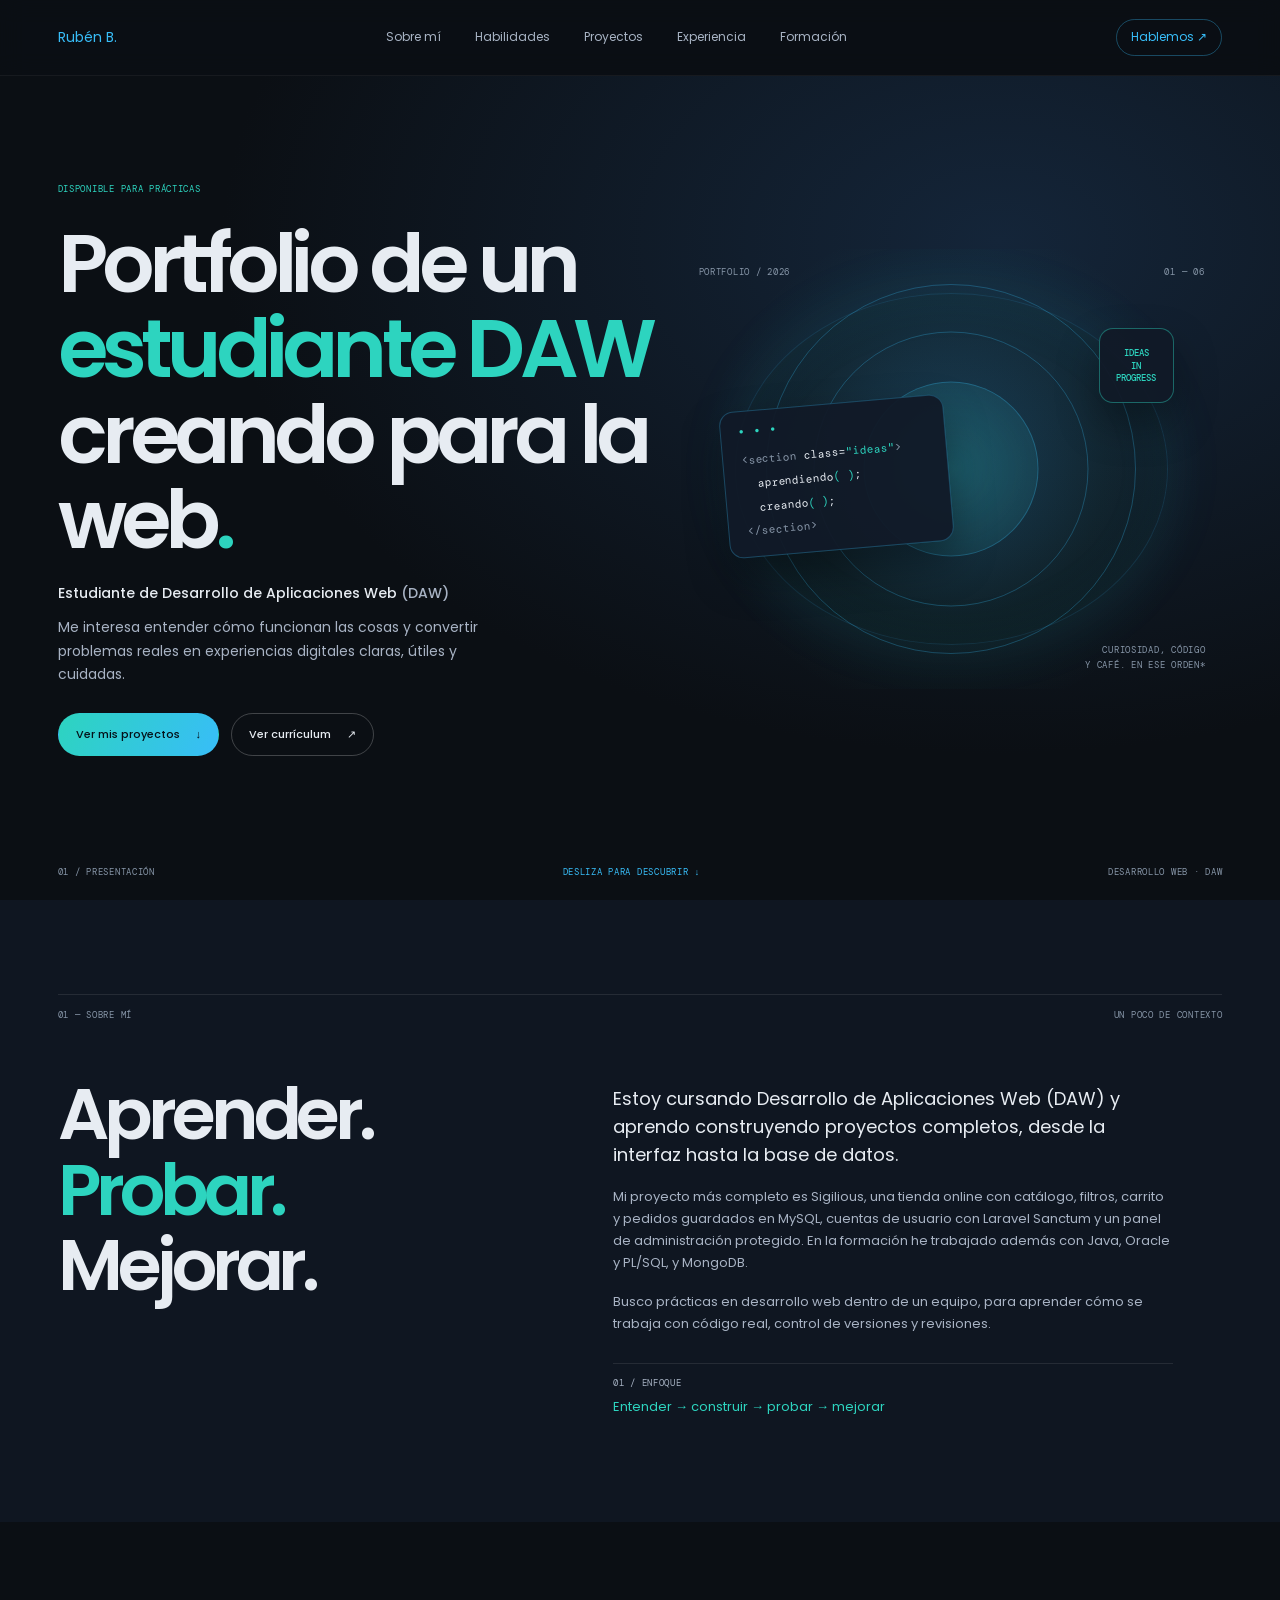
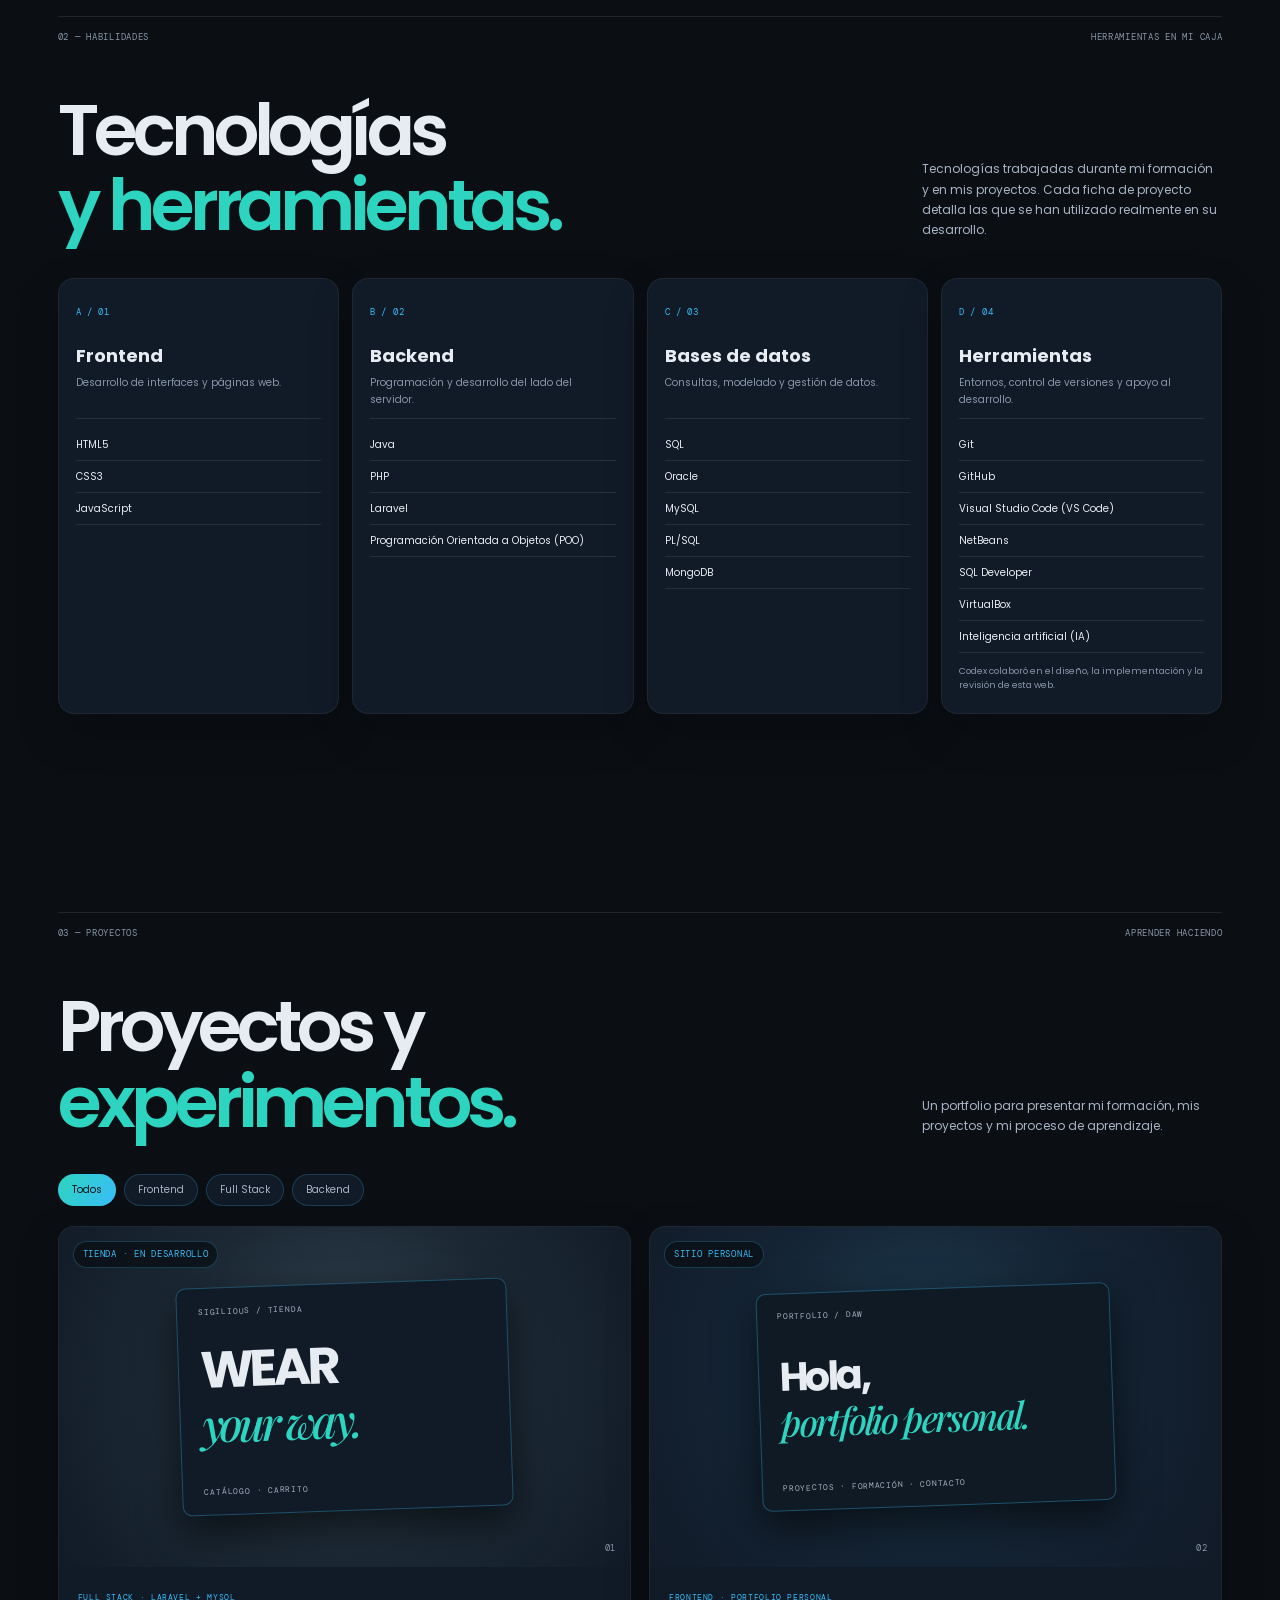
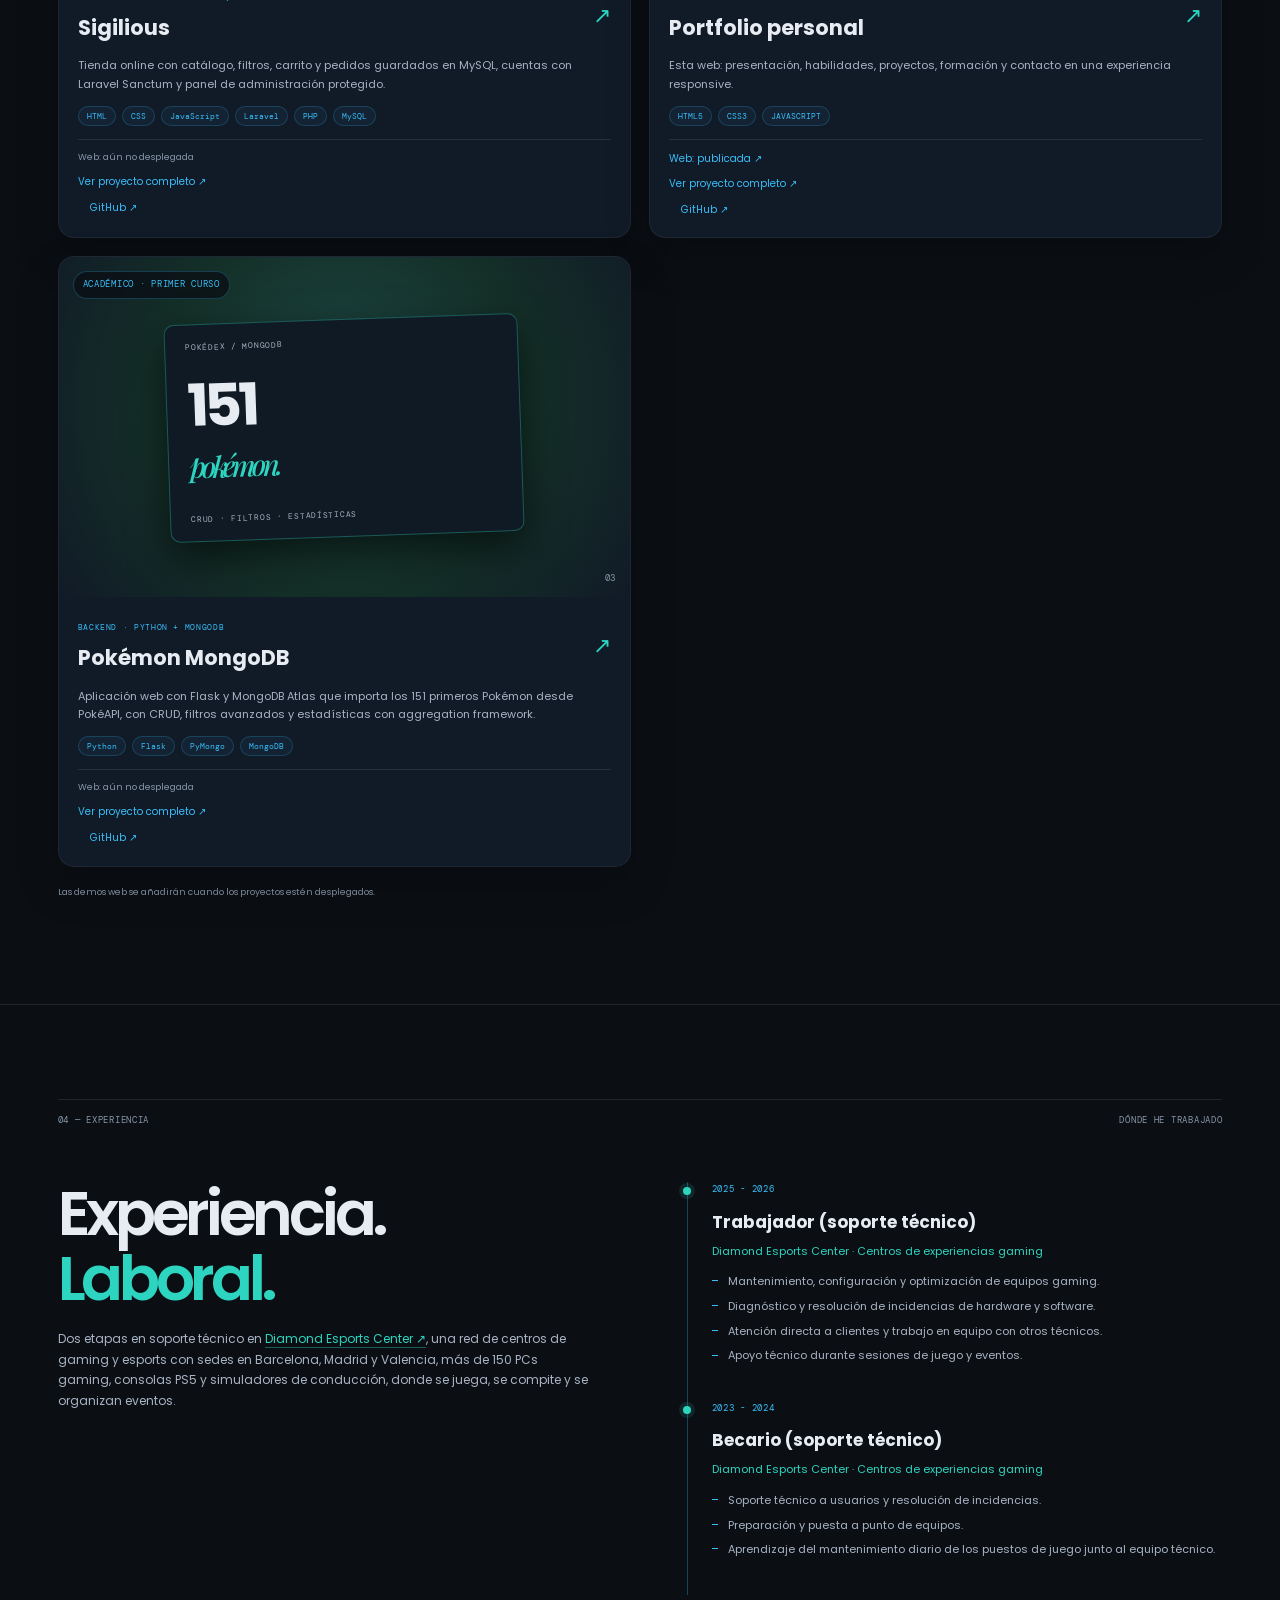
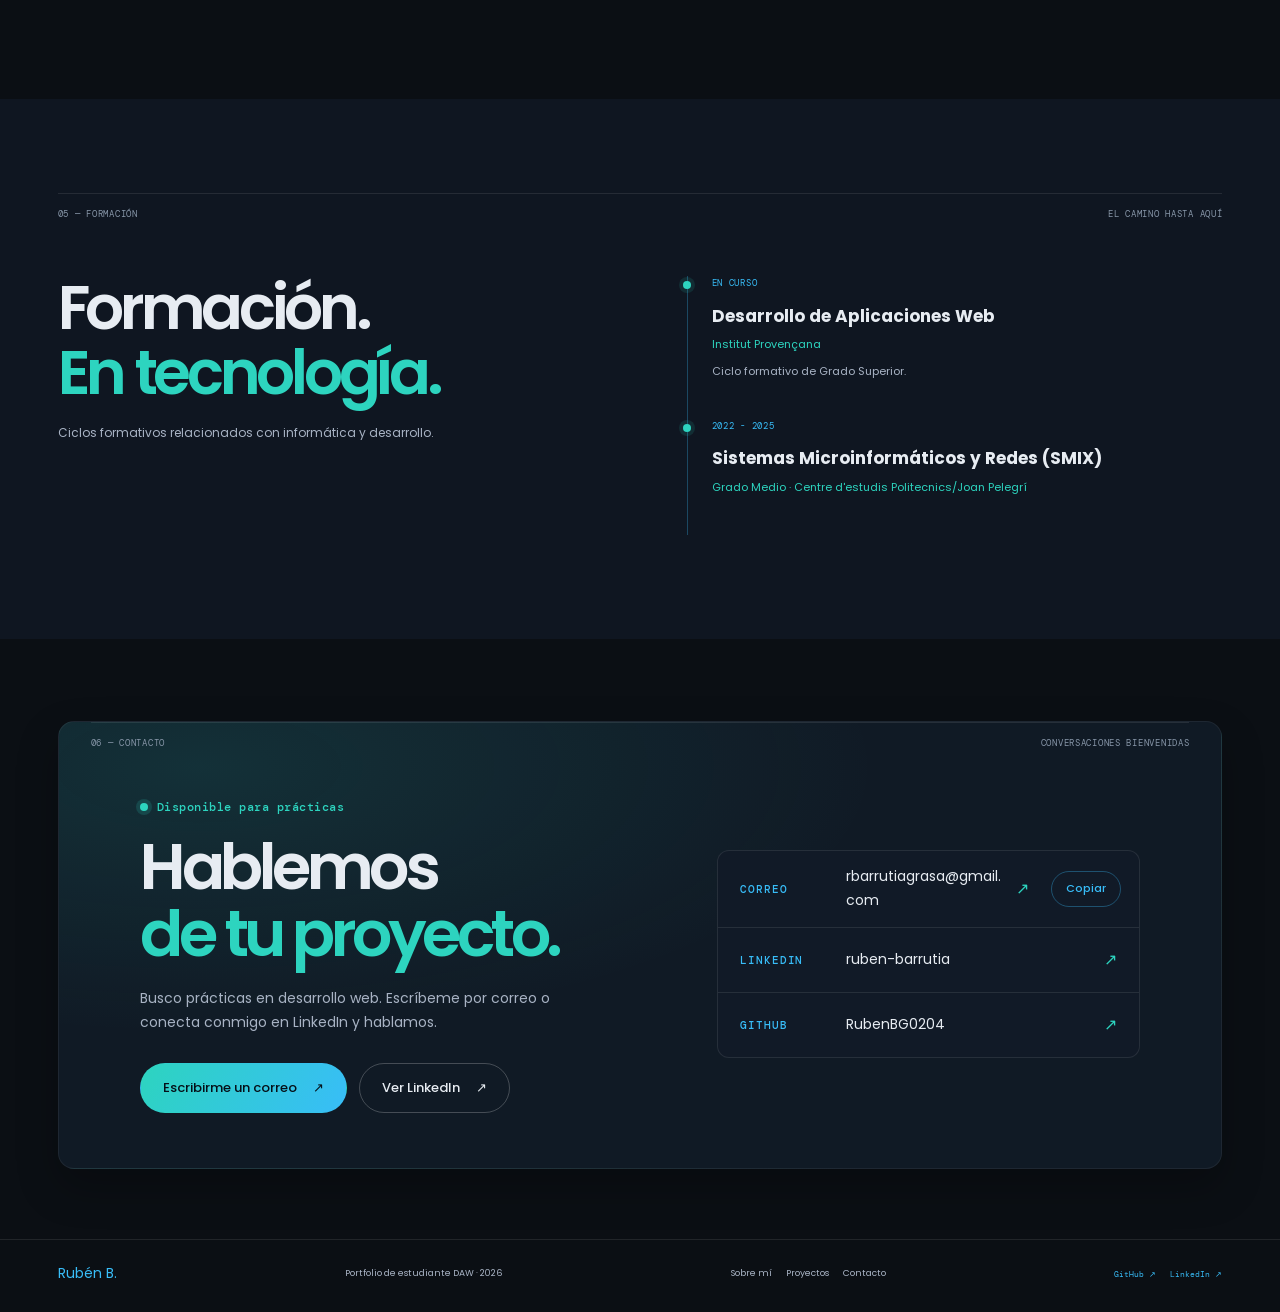
<file: index.html>
<!doctype html>
<!-- Documento principal del portfolio en español. -->
<html lang="es">

<head>
  <!-- Metadatos de la página, título, icono y recursos de tipografía y estilos. -->
  <meta charset="utf-8">
  <meta name="viewport" content="width=device-width, initial-scale=1">
  <meta name="description"
    content="Portfolio personal de estudiante de Desarrollo de Aplicaciones Web. Proyectos, formación y tecnologías web.">
  <meta name="theme-color" content="#0b0f14">
  <meta property="og:type" content="website">
  <meta property="og:title" content="Portfolio — Estudiante de DAW">
  <meta property="og:description" content="Conoce mis proyectos y mi camino en el desarrollo web.">
  <title>Portfolio — Estudiante de Desarrollo Web</title>
  <link rel="icon" href="favicon.svg" type="image/svg+xml">
  <link rel="preconnect" href="https://fonts.googleapis.com">
  <link rel="preconnect" href="https://fonts.gstatic.com" crossorigin>
  <link rel="stylesheet"
    href="https://fonts.googleapis.com/css2?family=Poppins:wght@300;400;500;600;700&family=DM+Mono:wght@400;500&family=Playfair+Display:ital,wght@1,500&display=swap">
  <link rel="stylesheet" href="css/styles.css">
</head>
<!-- Añade al enlace del currículum las acciones de abrir el PDF y descargarlo. -->
<script>
  document.getElementById('cv-button').addEventListener('click', function (event) {
    event.preventDefault();

    const pdfUrl = this.href;

    // Abrir el PDF en una pestaña nueva
    window.open(pdfUrl, '_blank');

    // Descargar el PDF
    const link = document.createElement('a');
    link.href = pdfUrl;
    link.download = 'Curriculum-Ruben-Barrutia.pdf';
    document.body.appendChild(link);
    link.click();
    link.remove();
  });
</script>

<body>
  <!-- Enlace de accesibilidad para saltar la navegación e ir directamente al contenido. -->
  <a class="skip-link" href="#contenido">Saltar al contenido</a>
  <!-- Cabecera fija con la marca, la navegación y el acceso a contacto. -->
  <header class="site-header">
    <a class="wordmark" href="#inicio" aria-label="Inicio">Rubén B.</a>
    <button class="nav-toggle" type="button" aria-expanded="false" aria-controls="main-nav"
      aria-label="Abrir menú"><span></span><span></span><span></span></button>
    <nav class="main-nav" id="main-nav" aria-label="Navegación principal">
      <a href="#sobre-mi">Sobre mí</a><a href="#habilidades">Habilidades</a><a href="#proyectos">Proyectos</a><a href="#experiencia">Experiencia</a><a
        href="#formacion">Formación</a>
    </nav>
    <a class="nav-contact" href="#contacto">Hablemos <span aria-hidden="true">↗</span></a>
  </header>

  <main id="contenido">
    <!-- Presentación principal y composición gráfica de bienvenida. -->
    <section class="hero section-wrap" id="inicio" aria-labelledby="hero-title">
      <div class="hero-copy">
        <p class="eyebrow"><span class="status-dot"></span> DISPONIBLE PARA PRÁCTICAS</p>
        <h1 id="hero-title">Portfolio de un<br><span class="serif-line">estudiante DAW</span><br>creando para la
          web<span class="accent">.</span></h1>
        <p class="hero-role">Estudiante de Desarrollo de Aplicaciones Web <span>(DAW)</span></p>
        <p class="hero-intro">Me interesa entender cómo funcionan las cosas y convertir problemas reales en experiencias
          digitales claras, útiles y cuidadas.</p>
        <div class="hero-actions"><a class="button button-dark" href="#proyectos">Ver mis proyectos <span
              aria-hidden="true">↓</span></a>
          <a class="button button-outline" href="assets/curriculum.pdf" target="_blank" rel="noopener noreferrer"
            id="cv-button">
            Ver currículum
            <span aria-hidden="true">↗</span>
          </a>
        </div>
      </div>
      <div class="hero-art" aria-hidden="true">
        <div class="art-top"><span>PORTFOLIO / 2026</span><span>01 — 06</span></div>
        <div class="orbit orbit-one"></div>
        <div class="orbit orbit-two"></div>
        <div class="orbit orbit-three"></div>
        <div class="art-sticker">IDEAS<br>IN<br>PROGRESS</div>
        <div class="code-card"><span class="code-dots">● ●
            ●</span><code><span class="code-muted">&lt;section</span> class=<span class="code-yellow">"ideas"</span><span class="code-muted">&gt;</span><br>&nbsp;&nbsp;aprendiendo<span class="code-yellow">( )</span>;<br>&nbsp;&nbsp;creando<span class="code-yellow">( )</span>;<br><span class="code-muted">&lt;/section&gt;</span></code>
        </div>
        <span class="art-caption">CURIOSIDAD, CÓDIGO<br>Y CAFÉ. EN ESE ORDEN*</span>
      </div>
      <div class="hero-foot"><span>01 / PRESENTACIÓN</span><a href="#sobre-mi">DESLIZA PARA DESCUBRIR <span
            aria-hidden="true">↓</span></a><span>DESARROLLO WEB · DAW</span></div>
    </section>

    <!-- Resumen del perfil, experiencia y objetivo profesional. -->
    <section class="about section-wrap section-pad" id="sobre-mi" aria-labelledby="about-title">
      <div class="section-label"><span>01 — SOBRE MÍ</span><span>UN POCO DE CONTEXTO</span></div>
      <div class="about-grid">
        <h2 id="about-title">Aprender.<br><span class="serif-line">Probar.</span><br>Mejorar.</h2>
        <div class="about-body">
          <p class="lead">Estoy cursando Desarrollo de Aplicaciones Web (DAW) y aprendo construyendo proyectos
            completos, desde la interfaz hasta la base de datos.</p>
          <p>Mi proyecto más completo es Sigilious, una tienda online con catálogo, filtros, carrito y pedidos guardados
            en MySQL, cuentas de usuario con Laravel Sanctum y un panel de administración protegido. En la formación he
            trabajado además con Java, Oracle y PL/SQL, y MongoDB.</p>
          <p>Busco prácticas en desarrollo web dentro de un equipo, para aprender cómo se trabaja con código real,
            control de versiones y revisiones.</p>
          <div class="about-note"><span>01 / ENFOQUE</span><span>Entender → construir → probar → mejorar</span></div>
        </div>
      </div>
    </section>

    <!-- Tecnologías y herramientas agrupadas por área. -->
    <section class="skills section-wrap section-pad" id="habilidades" aria-labelledby="skills-title">
      <div class="section-label"><span>02 — HABILIDADES</span><span>HERRAMIENTAS EN MI CAJA</span></div>
      <div class="skills-heading">
        <h2 id="skills-title">Tecnologías<br><span class="serif-line">y herramientas.</span></h2>
        <p>Tecnologías trabajadas durante mi formación y en mis proyectos. Cada ficha de proyecto detalla las que se han
          utilizado realmente en su desarrollo.</p>
      </div>
      <div class="skill-grid">
        <article class="skill-card"><span class="skill-index">A / 01</span>
          <h3>Frontend</h3>
          <p>Desarrollo de interfaces y páginas web.</p>
          <ul>
            <li>HTML5</li>
            <li>CSS3</li>
            <li>JavaScript</li>
          </ul>
        </article>
        <article class="skill-card"><span class="skill-index">B / 02</span>
          <h3>Backend</h3>
          <p>Programación y desarrollo del lado del servidor.</p>
          <ul>
            <li>Java</li>
            <li>PHP</li>
            <li>Laravel</li>
            <li>Programación Orientada a Objetos (POO)</li>
          </ul>
        </article>
        <article class="skill-card"><span class="skill-index">C / 03</span>
          <h3>Bases de datos</h3>
          <p>Consultas, modelado y gestión de datos.</p>
          <ul>
            <li>SQL</li>
            <li>Oracle</li>
            <li>MySQL</li>
            <li>PL/SQL</li>
            <li>MongoDB</li>
          </ul>
        </article>
        <article class="skill-card"><span class="skill-index">D / 04</span>
          <h3>Herramientas</h3>
          <p>Entornos, control de versiones y apoyo al desarrollo.</p>
          <ul>
            <li>Git</li>
            <li>GitHub</li>
            <li>Visual Studio Code (VS Code)</li>
            <li>NetBeans</li>
            <li>SQL Developer</li>
            <li>VirtualBox</li>
            <li>Inteligencia artificial (IA)</li>
          </ul><small>Codex colaboró en el diseño, la implementación y la revisión de esta web.</small>
        </article>
      </div>
    </section>

    <!-- Proyectos, controles de filtrado y tarjetas con enlaces a sus detalles. -->
    <section class="projects section-wrap section-pad" id="proyectos" aria-labelledby="projects-title">
      <div class="section-label"><span>03 — PROYECTOS</span><span>APRENDER HACIENDO</span></div>
      <div class="projects-heading">
        <h2 id="projects-title">Proyectos y<br><span class="serif-line">experimentos.</span></h2>
        <p>Un portfolio para presentar mi formación, mis proyectos y mi proceso de aprendizaje.</p>
      </div>
      <div class="project-filters" role="group" aria-label="Filtrar proyectos">
        <button type="button" class="filter-button is-active" data-filter="all"
          aria-pressed="true">Todos</button><button type="button" class="filter-button" data-filter="frontend"
          aria-pressed="false">Frontend</button><button type="button" class="filter-button" data-filter="fullstack"
          aria-pressed="false">Full Stack</button><button type="button" class="filter-button" data-filter="backend"
          aria-pressed="false">Backend</button>
      </div>
      <div class="project-grid">
        <article class="project-card" data-category="fullstack">
          <div class="project-visual visual-three" role="img"
            aria-label="Vista conceptual de la tienda de ropa Sigilious"><span class="demo-tag">TIENDA · EN
              DESARROLLO</span>
            <div class="fashion-window"><span>SIGILIOUS / TIENDA</span><strong>WEAR<br><i>your
                  way.</i></strong><small>CATÁLOGO · CARRITO</small></div><span class="project-number">01</span>
          </div>
          <div class="project-info">
            <div><span class="project-type">FULL STACK · LARAVEL + MYSQL</span>
              <h3>Sigilious</h3>
            </div><span class="project-arrow" aria-hidden="true">↗</span>
            <p>Tienda online con catálogo, filtros, carrito y pedidos guardados en MySQL, cuentas con Laravel Sanctum y
              panel de administración protegido.</p>
            <div class="tag-list">
              <span>HTML</span><span>CSS</span><span>JavaScript</span><span>Laravel</span><span>PHP</span><span>MySQL</span>
            </div>
            <div class="project-links"><span>Web: aún no desplegada</span><a class="detail-button"
                href="proyectos/marca-ropa.html">Ver proyecto completo ↗</a><a class="project-source-link"
                href="https://github.com/RubenBG0204/sigilious-laravel" target="_blank" rel="noopener noreferrer">GitHub
                ↗</a></div>
          </div>
        </article>
        <article class="project-card" data-category="frontend">
          <div class="project-visual visual-portfolio" role="img" aria-label="Vista previa del portfolio personal"><span
              class="demo-tag">SITIO PERSONAL</span>
            <div class="portfolio-window"><span>PORTFOLIO / DAW</span><strong>Hola,<br><i>portfolio
                  personal.</i></strong><small>PROYECTOS · FORMACIÓN · CONTACTO</small></div><span
              class="project-number">02</span>
          </div>
          <div class="project-info">
            <div><span class="project-type">FRONTEND · PORTFOLIO PERSONAL</span>
              <h3>Portfolio personal</h3>
            </div><span class="project-arrow" aria-hidden="true">↗</span>
            <p>Esta web: presentación, habilidades, proyectos, formación y contacto en una experiencia responsive.</p>
            <div class="tag-list"><span>HTML5</span><span>CSS3</span><span>JAVASCRIPT</span></div>
            <div class="project-links"><a class="project-source-link project-web-link"
                href="https://rubenbg0204.github.io/Portfolio/" target="_blank" rel="noopener noreferrer">Web:
                publicada ↗</a><a class="detail-button" href="proyectos/portfolio.html">Ver proyecto completo ↗</a><a
                class="project-source-link" href="https://github.com/RubenBG0204/Portfolio" target="_blank"
                rel="noopener noreferrer">GitHub ↗</a>
            </div>
          </div>
        </article>
        <article class="project-card" data-category="backend">
          <div class="project-visual visual-pokemon" role="img"
            aria-label="Vista conceptual de la aplicación Pokémon con MongoDB"><span class="demo-tag">ACADÉMICO · PRIMER
              CURSO</span>
            <div class="pokemon-window"><span>POKÉDEX / MONGODB</span><strong>151<br><i>pokémon.</i></strong><small>CRUD
                ·
                FILTROS · ESTADÍSTICAS</small></div><span class="project-number">03</span>
          </div>
          <div class="project-info">
            <div><span class="project-type">BACKEND · PYTHON + MONGODB</span>
              <h3>Pokémon MongoDB</h3>
            </div><span class="project-arrow" aria-hidden="true">↗</span>
            <p>Aplicación web con Flask y MongoDB Atlas que importa los 151 primeros Pokémon desde PokéAPI, con CRUD,
              filtros avanzados y estadísticas con aggregation framework.</p>
            <div class="tag-list"><span>Python</span><span>Flask</span><span>PyMongo</span><span>MongoDB</span></div>
            <div class="project-links"><span>Web: aún no desplegada</span><a class="detail-button"
                href="proyectos/poke_api.html">Ver proyecto completo ↗</a><a class="project-source-link"
                href="https://github.com/RubenBG0204/mongo_db_pokemon" target="_blank" rel="noopener noreferrer">GitHub
                ↗</a></div>
          </div>
        </article>
      </div>
      <p class="sr-only" id="projects-status" aria-live="polite" aria-atomic="true">3 elementos mostrados.</p>
      <p class="project-disclaimer">Las demos web se añadirán cuando los proyectos estén desplegados.</p>
    </section>

    <!-- Experiencia laboral organizada como una línea temporal. -->
    <section class="experience section-wrap section-pad" id="experiencia" aria-labelledby="experience-title">
      <div class="section-label"><span>04 — EXPERIENCIA</span><span>DÓNDE HE TRABAJADO</span></div>
      <div class="education-grid">
        <div>
          <h2 id="experience-title">Experiencia.<br><span class="serif-line">Laboral.</span></h2>
          <p class="education-intro">Dos etapas en soporte técnico en <a class="experience-link"
              href="https://diamondesportscenter.com/" target="_blank" rel="noopener noreferrer">Diamond Esports
              Center ↗</a>, una red de centros de gaming y esports con sedes en Barcelona, Madrid y Valencia, más de 150
            PCs gaming, consolas PS5 y simuladores de conducción, donde se juega, se compite y se organizan eventos.</p>
        </div>
        <div class="timeline">
          <article class="timeline-item"><span class="timeline-year">2025 - 2026</span><span
              class="timeline-dot"></span>
            <div>
              <h3>Trabajador (soporte técnico)</h3>
              <p class="timeline-place">Diamond Esports Center · Centros de experiencias gaming</p>
              <ul class="experience-list">
                <li>Mantenimiento, configuración y optimización de equipos gaming.</li>
                <li>Diagnóstico y resolución de incidencias de hardware y software.</li>
                <li>Atención directa a clientes y trabajo en equipo con otros técnicos.</li>
                <li>Apoyo técnico durante sesiones de juego y eventos.</li>
              </ul>
            </div>
          </article>
          <article class="timeline-item"><span class="timeline-year">2023 - 2024</span><span
              class="timeline-dot"></span>
            <div>
              <h3>Becario (soporte técnico)</h3>
              <p class="timeline-place">Diamond Esports Center · Centros de experiencias gaming</p>
              <ul class="experience-list">
                <li>Soporte técnico a usuarios y resolución de incidencias.</li>
                <li>Preparación y puesta a punto de equipos.</li>
                <li>Aprendizaje del mantenimiento diario de los puestos de juego junto al equipo técnico.</li>
              </ul>
            </div>
          </article>
        </div>
      </div>
    </section>

    <!-- Formación académica organizada como una línea temporal. -->
    <section class="education section-wrap section-pad" id="formacion" aria-labelledby="education-title">
      <div class="section-label"><span>05 — FORMACIÓN</span><span>EL CAMINO HASTA AQUÍ</span></div>
      <div class="education-grid">
        <div>
          <h2 id="education-title">Formación.<br><span class="serif-line">En tecnología.</span></h2>
          <p class="education-intro">Ciclos formativos relacionados con informática y desarrollo.</p>
        </div>
        <div class="timeline">
          <article class="timeline-item"><span class="timeline-year">EN CURSO</span><span class="timeline-dot"></span>
            <div>
              <h3>Desarrollo de Aplicaciones Web</h3>
              <p class="timeline-place">Institut Provençana</p>
              <p>Ciclo formativo de Grado Superior.</p>
            </div>
          </article>
          <article class="timeline-item"><span class="timeline-year">2022 - 2025</span><span
              class="timeline-dot"></span>
            <div>
              <h3>Sistemas Microinformáticos y Redes (SMIX)</h3>
              <p class="timeline-place">Grado Medio · Centre d'estudis Politecnics/Joan Pelegrí</p>
            </div>
          </article>
        </div>
      </div>
    </section>

    <!-- Canales de contacto y botón para copiar el correo electrónico. -->
    <section class="contact section-wrap section-pad" id="contacto" aria-labelledby="contact-title">
      <div class="contact-card">
        <div class="section-label"><span>06 — CONTACTO</span><span>CONVERSACIONES BIENVENIDAS</span></div>
        <div class="contact-grid">
          <div>
            <p class="contact-status"><span class="contact-status-dot" aria-hidden="true"></span>Disponible para
              prácticas</p>
            <h2 id="contact-title">Hablemos<br><span class="serif-line">de tu proyecto.</span></h2>
            <p class="contact-copy">Busco prácticas en desarrollo web. Escríbeme por correo o conecta conmigo en
              LinkedIn y hablamos.</p>
            <div class="contact-actions"><a class="button button-dark" href="mailto:rbarrutiagrasa@gmail.com">Escribirme
                un
                correo <span aria-hidden="true">↗</span></a><a class="button button-outline"
                href="https://www.linkedin.com/in/ruben-barrutia" target="_blank" rel="noopener noreferrer">Ver LinkedIn
                <span aria-hidden="true">↗</span></a></div>
          </div>
          <ul class="contact-channels" aria-label="Canales de contacto">
            <li class="channel-email"><a href="mailto:rbarrutiagrasa@gmail.com" data-email-link><span
                  class="channel-label">Correo</span><span class="channel-value">rbarrutiagrasa@gmail.com</span><span
                  class="channel-arrow" aria-hidden="true">↗</span></a><button class="copy-email" type="button"
                data-copy-email aria-label="Copiar correo electrónico">Copiar</button><span class="sr-only"
                id="copy-status" aria-live="polite" aria-atomic="true"></span></li>
            <li><a href="https://www.linkedin.com/in/ruben-barrutia" target="_blank" rel="noopener noreferrer"><span
                  class="channel-label">LinkedIn</span><span class="channel-value">ruben-barrutia</span><span
                  class="channel-arrow" aria-hidden="true">↗</span></a></li>
            <li><a href="https://github.com/RubenBG0204" target="_blank" rel="noopener noreferrer"><span
                  class="channel-label">GitHub</span><span class="channel-value">RubenBG0204</span><span
                  class="channel-arrow" aria-hidden="true">↗</span></a></li>
          </ul>
        </div>
      </div>
    </section>
  </main>

  <!-- Pie con enlaces internos, redes sociales y año actualizado desde JavaScript. -->
  <footer class="site-footer section-wrap"><a class="wordmark" href="#inicio">Rubén B.</a>
    <p>Portfolio de estudiante DAW · <span id="current-year">2026</span></p>
    <nav aria-label="Enlaces del pie"><a href="#sobre-mi">Sobre mí</a><a href="#proyectos">Proyectos</a><a
        href="#contacto">Contacto</a></nav>
    <div class="footer-social"><a href="https://github.com/RubenBG0204" target="_blank" rel="noopener noreferrer">GitHub
        ↗</a><a href="https://www.linkedin.com/in/ruben-barrutia" target="_blank" rel="noopener noreferrer">LinkedIn
        ↗</a></div>
  </footer>
  <!-- Botón flotante que permite volver al inicio de la página. -->
  <button class="scroll-top" type="button" aria-label="Volver arriba">↑</button>
  <!-- Carga las interacciones cuando el documento ya se ha procesado. -->
  <script src="js/main.js" defer></script>
</body>

</html>
</file>
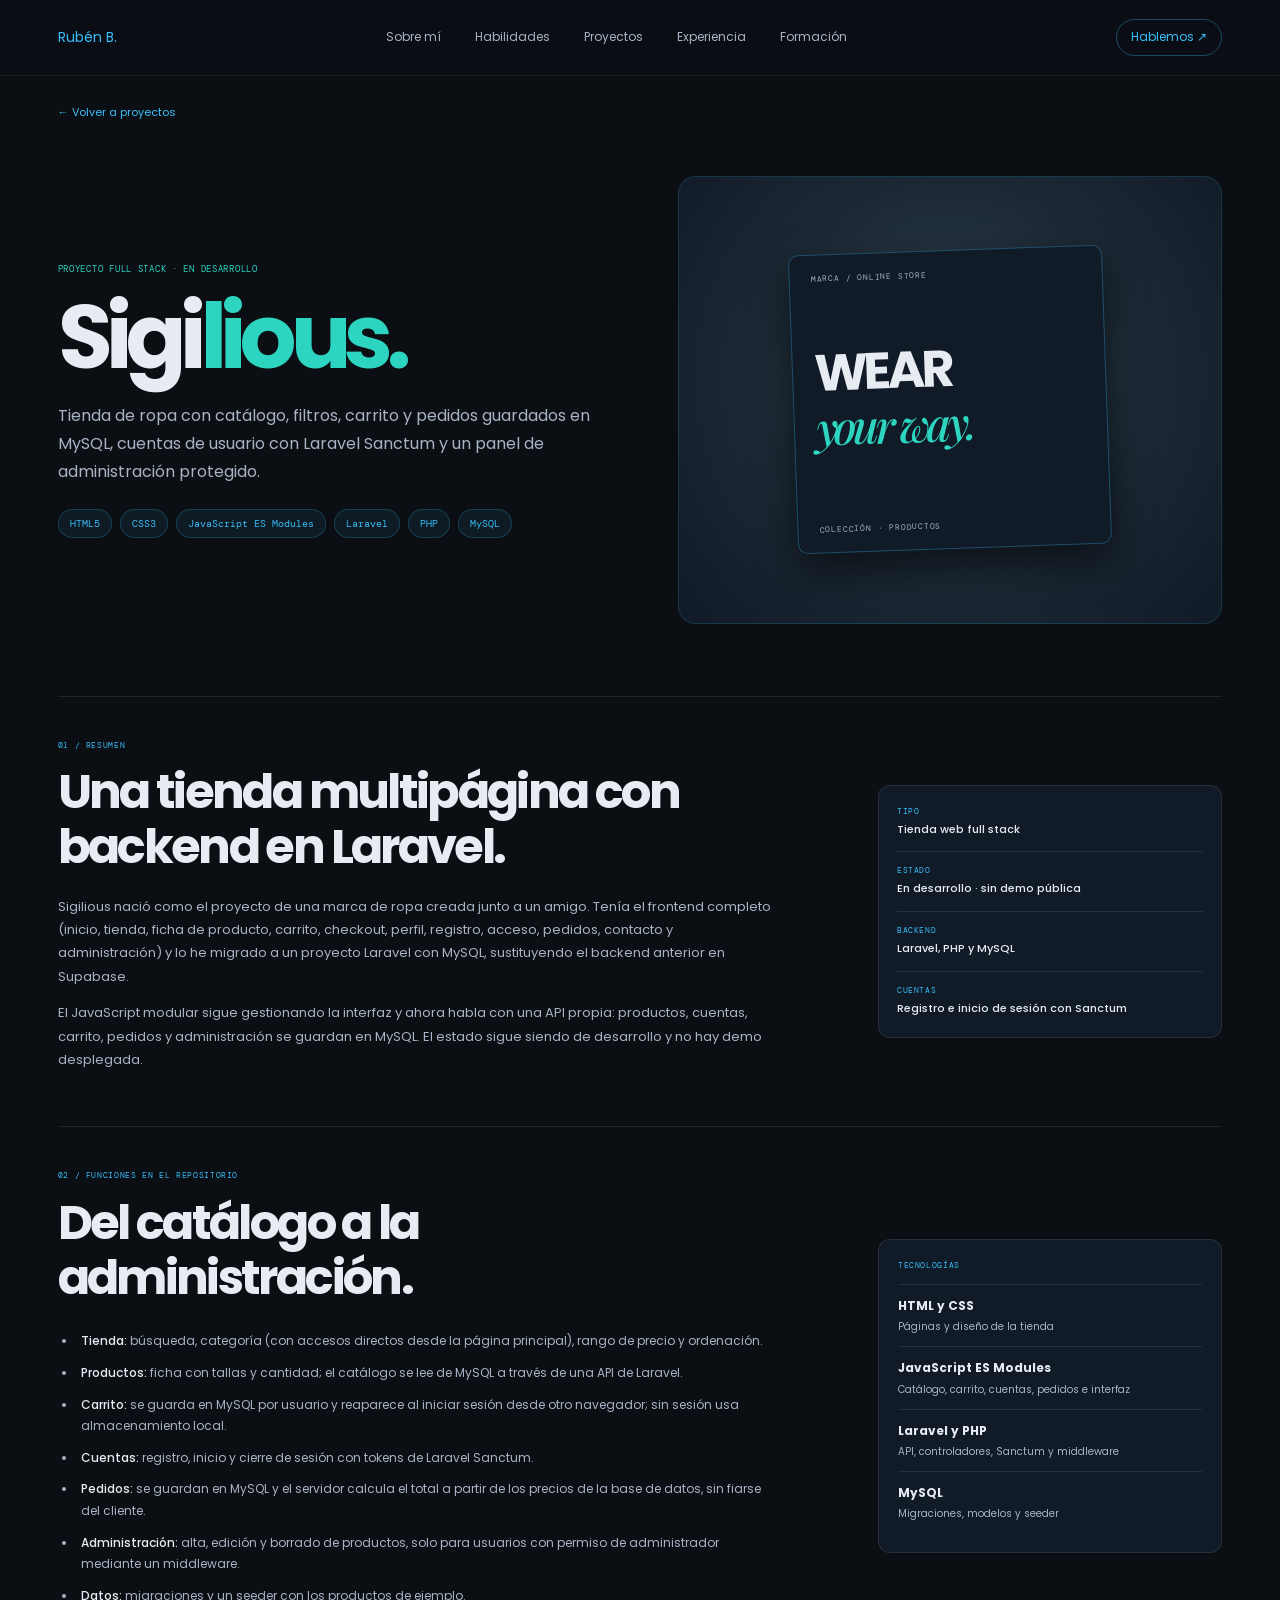
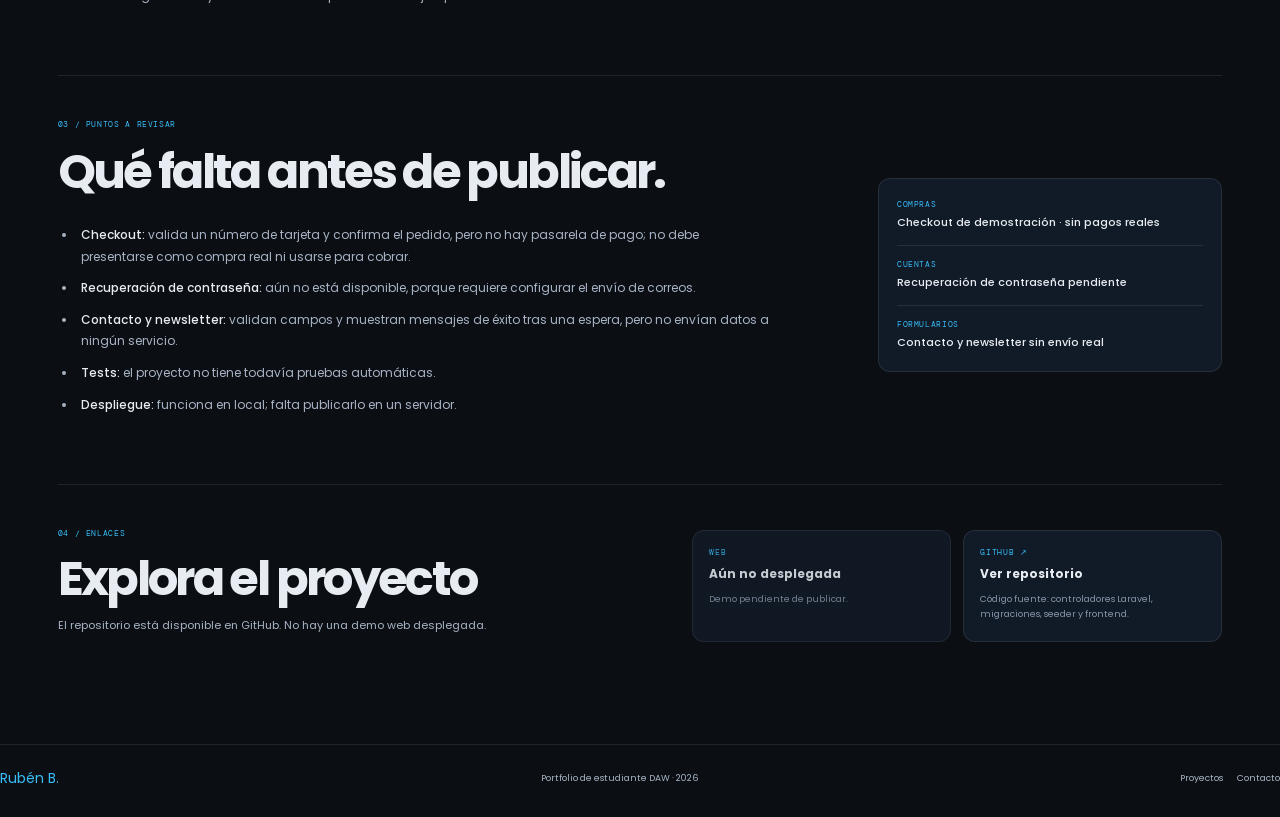
<file: proyectos/marca-ropa.html>
<!doctype html>
<!-- Página de detalle del proyecto de tienda online Sigilious. -->
<html lang="es">

<head>
  <!-- Metadatos para navegador y redes sociales, icono, tipografías y hoja de estilos compartida. -->
  <meta charset="utf-8">
  <meta name="viewport" content="width=device-width, initial-scale=1">
  <meta name="description"
    content="Tienda de ropa full stack con catálogo, filtros, carrito, cuentas, pedidos y panel de administración, con backend en Laravel y MySQL.">
  <meta name="theme-color" content="#0b0f14">
  <meta property="og:title" content="Sigilious — Portfolio">
  <meta property="og:description"
    content="Tienda full stack con Laravel y MySQL: catálogo, carrito, autenticación con Sanctum, pedidos y administración de productos.">
  <title>Sigilious — Proyecto</title>
  <link rel="icon" href="../favicon.svg" type="image/svg+xml">
  <link rel="preconnect" href="https://fonts.googleapis.com">
  <link rel="preconnect" href="https://fonts.gstatic.com" crossorigin>
  <link rel="stylesheet"
    href="https://fonts.googleapis.com/css2?family=Poppins:wght@300;400;500;600;700&family=DM+Mono:wght@400;500&family=Playfair+Display:ital,wght@1,500&display=swap">
  <link rel="stylesheet" href="../css/styles.css">
</head>

<body>
  <!-- Enlace de accesibilidad para saltar la navegación. -->
  <a class="skip-link" href="#contenido">Saltar al contenido</a>
  <!-- Navegación común del portfolio con enlaces de regreso a sus secciones principales. -->
  <header class="site-header">
    <a class="wordmark" href="../index.html#inicio" aria-label="Inicio">Rubén B.</a>
    <button class="nav-toggle" type="button" aria-expanded="false" aria-controls="main-nav"
      aria-label="Abrir menú"><span></span><span></span><span></span></button>
    <nav class="main-nav" id="main-nav" aria-label="Navegación principal"><a href="../index.html#sobre-mi">Sobre
        mí</a><a href="../index.html#habilidades">Habilidades</a><a href="../index.html#proyectos">Proyectos</a><a href="../index.html#experiencia">Experiencia</a><a
        href="../index.html#formacion">Formación</a></nav>
    <a class="nav-contact" href="../index.html#contacto">Hablemos <span aria-hidden="true">↗</span></a>
  </header>
  <main id="contenido" class="project-detail section-wrap">
    <!-- Vuelve a la lista de proyectos en la página principal. -->
    <a class="detail-back" href="../index.html#proyectos">← Volver a proyectos</a>
    <!-- Nombre, resumen, tecnologías e ilustración conceptual del proyecto. -->
    <section class="detail-hero" aria-labelledby="project-title">
      <div>
        <p class="eyebrow">PROYECTO FULL STACK · EN DESARROLLO</p>
        <h1 id="project-title">Sigi<span class="serif-line">lious.</span></h1>
        <p class="detail-lead">Tienda de ropa con catálogo, filtros, carrito y pedidos guardados en MySQL, cuentas de
          usuario con Laravel Sanctum y un panel de administración protegido.</p>
        <div class="detail-tags"><span>HTML5</span><span>CSS3</span><span>JavaScript ES
            Modules</span><span>Laravel</span><span>PHP</span><span>MySQL</span></div>
      </div>
      <div class="detail-art visual-three" role="img" aria-label="Composición conceptual de la tienda Sigilious">
        <div class="fashion-window"><span>MARCA / ONLINE STORE</span><strong>WEAR<br><i>your
              way.</i></strong><small>COLECCIÓN · PRODUCTOS</small></div>
      </div>
    </section>
    <!-- Contexto del proyecto y datos clave presentados en una columna lateral. -->
    <section class="detail-content" aria-label="Información del proyecto">
      <article class="detail-copy">
        <p class="project-type">01 / RESUMEN</p>
        <h2>Una tienda multipágina con backend en Laravel.</h2>
        <p>Sigilious nació como el proyecto de una marca de ropa creada junto a un amigo. Tenía el frontend completo
          (inicio, tienda, ficha de producto, carrito, checkout, perfil, registro, acceso, pedidos, contacto y
          administración) y lo he migrado a un proyecto Laravel con MySQL, sustituyendo el backend anterior en Supabase.
        </p>
        <p>El JavaScript modular sigue gestionando la interfaz y ahora habla con una API propia: productos, cuentas,
          carrito, pedidos y administración se guardan en MySQL. El estado sigue siendo de desarrollo y no hay demo
          desplegada.</p>
      </article>
      <aside class="detail-sidebar">
        <div><span>TIPO</span><strong>Tienda web full stack</strong></div>
        <div><span>ESTADO</span><strong>En desarrollo · sin demo pública</strong></div>
        <div><span>BACKEND</span><strong>Laravel, PHP y MySQL</strong></div>
        <div><span>CUENTAS</span><strong>Registro e inicio de sesión con Sanctum</strong></div>
      </aside>
    </section>
    <!-- Funciones implementadas y tecnologías utilizadas en la tienda. -->
    <section class="detail-content detail-content-secondary" aria-label="Tecnologías y trabajo realizado">
      <article class="detail-copy">
        <p class="project-type">02 / FUNCIONES EN EL REPOSITORIO</p>
        <h2>Del catálogo a la administración.</h2>
        <ul class="detail-list">
          <li><strong>Tienda:</strong> búsqueda, categoría (con accesos directos desde la página principal), rango de
            precio y ordenación.</li>
          <li><strong>Productos:</strong> ficha con tallas y cantidad; el catálogo se lee de MySQL a través de una API
            de Laravel.</li>
          <li><strong>Carrito:</strong> se guarda en MySQL por usuario y reaparece al iniciar sesión desde otro
            navegador; sin sesión usa almacenamiento local.</li>
          <li><strong>Cuentas:</strong> registro, inicio y cierre de sesión con tokens de Laravel Sanctum.</li>
          <li><strong>Pedidos:</strong> se guardan en MySQL y el servidor calcula el total a partir de los precios de la
            base de datos, sin fiarse del cliente.</li>
          <li><strong>Administración:</strong> alta, edición y borrado de productos, solo para usuarios con permiso de
            administrador mediante un middleware.</li>
          <li><strong>Datos:</strong> migraciones y un seeder con los productos de ejemplo.</li>
        </ul>
      </article>
      <aside class="detail-tech">
        <p class="project-type">TECNOLOGÍAS</p>
        <div class="tech-row"><strong>HTML y CSS</strong><span>Páginas y diseño de la tienda</span></div>
        <div class="tech-row"><strong>JavaScript ES Modules</strong><span>Catálogo, carrito, cuentas, pedidos e
            interfaz</span></div>
        <div class="tech-row"><strong>Laravel y PHP</strong><span>API, controladores, Sanctum y middleware</span></div>
        <div class="tech-row"><strong>MySQL</strong><span>Migraciones, modelos y seeder</span></div>
      </aside>
    </section>
    <!-- Limitaciones actuales y tareas necesarias antes de publicar el proyecto. -->
    <section class="detail-content detail-content-secondary" aria-label="Revisión técnica y siguientes mejoras">
      <article class="detail-copy">
        <p class="project-type">03 / PUNTOS A REVISAR</p>
        <h2>Qué falta antes de publicar.</h2>
        <ul class="detail-list">
          <li><strong>Checkout:</strong> valida un número de tarjeta y confirma el pedido, pero no hay pasarela de pago;
            no debe presentarse como compra real ni usarse para cobrar.</li>
          <li><strong>Recuperación de contraseña:</strong> aún no está disponible, porque requiere configurar el envío
            de correos.</li>
          <li><strong>Contacto y newsletter:</strong> validan campos y muestran mensajes de éxito tras una espera, pero
            no envían datos a ningún servicio.</li>
          <li><strong>Tests:</strong> el proyecto no tiene todavía pruebas automáticas.</li>
          <li><strong>Despliegue:</strong> funciona en local; falta publicarlo en un servidor.</li>
        </ul>
      </article>
      <aside class="detail-sidebar">
        <div><span>COMPRAS</span><strong>Checkout de demostración · sin pagos reales</strong></div>
        <div><span>CUENTAS</span><strong>Recuperación de contraseña pendiente</strong></div>
        <div><span>FORMULARIOS</span><strong>Contacto y newsletter sin envío real</strong></div>
      </aside>
    </section>
    <!-- Enlaces al repositorio y estado de disponibilidad de una demo. -->
    <section class="detail-resources" aria-labelledby="resources-title">
      <div>
        <p class="project-type">04 / ENLACES</p>
        <h2 id="resources-title">Explora el proyecto</h2>
        <p>El repositorio está disponible en GitHub. No hay una demo web desplegada.</p>
      </div>
      <div class="resource-grid">
        <div class="project-resource is-pending"><span>WEB</span><strong>Aún no desplegada</strong><small>Demo pendiente
            de publicar.</small></div><a class="project-resource project-resource-link"
          href="https://github.com/RubenBG0204/sigilious-laravel" target="_blank" rel="noopener noreferrer"><span>GITHUB
            ↗</span><strong>Ver repositorio</strong><small>Código fuente: controladores Laravel, migraciones, seeder y
            frontend.</small></a>
      </div>
    </section>
  </main>
  <!-- Pie compartido con enlaces de vuelta al portfolio. -->
  <footer class="site-footer"><a class="wordmark" href="../index.html#inicio">Rubén B.</a>
    <p>Portfolio de estudiante DAW · <span id="current-year">2026</span></p>
    <nav aria-label="Enlaces del pie"><a href="../index.html#proyectos">Proyectos</a><a
        href="../index.html#contacto">Contacto</a></nav>
  </footer>
  <!-- Reutiliza las interacciones comunes del sitio, como el menú y el año. -->
  <script src="../js/main.js" defer></script>
</body>

</html>
</file>
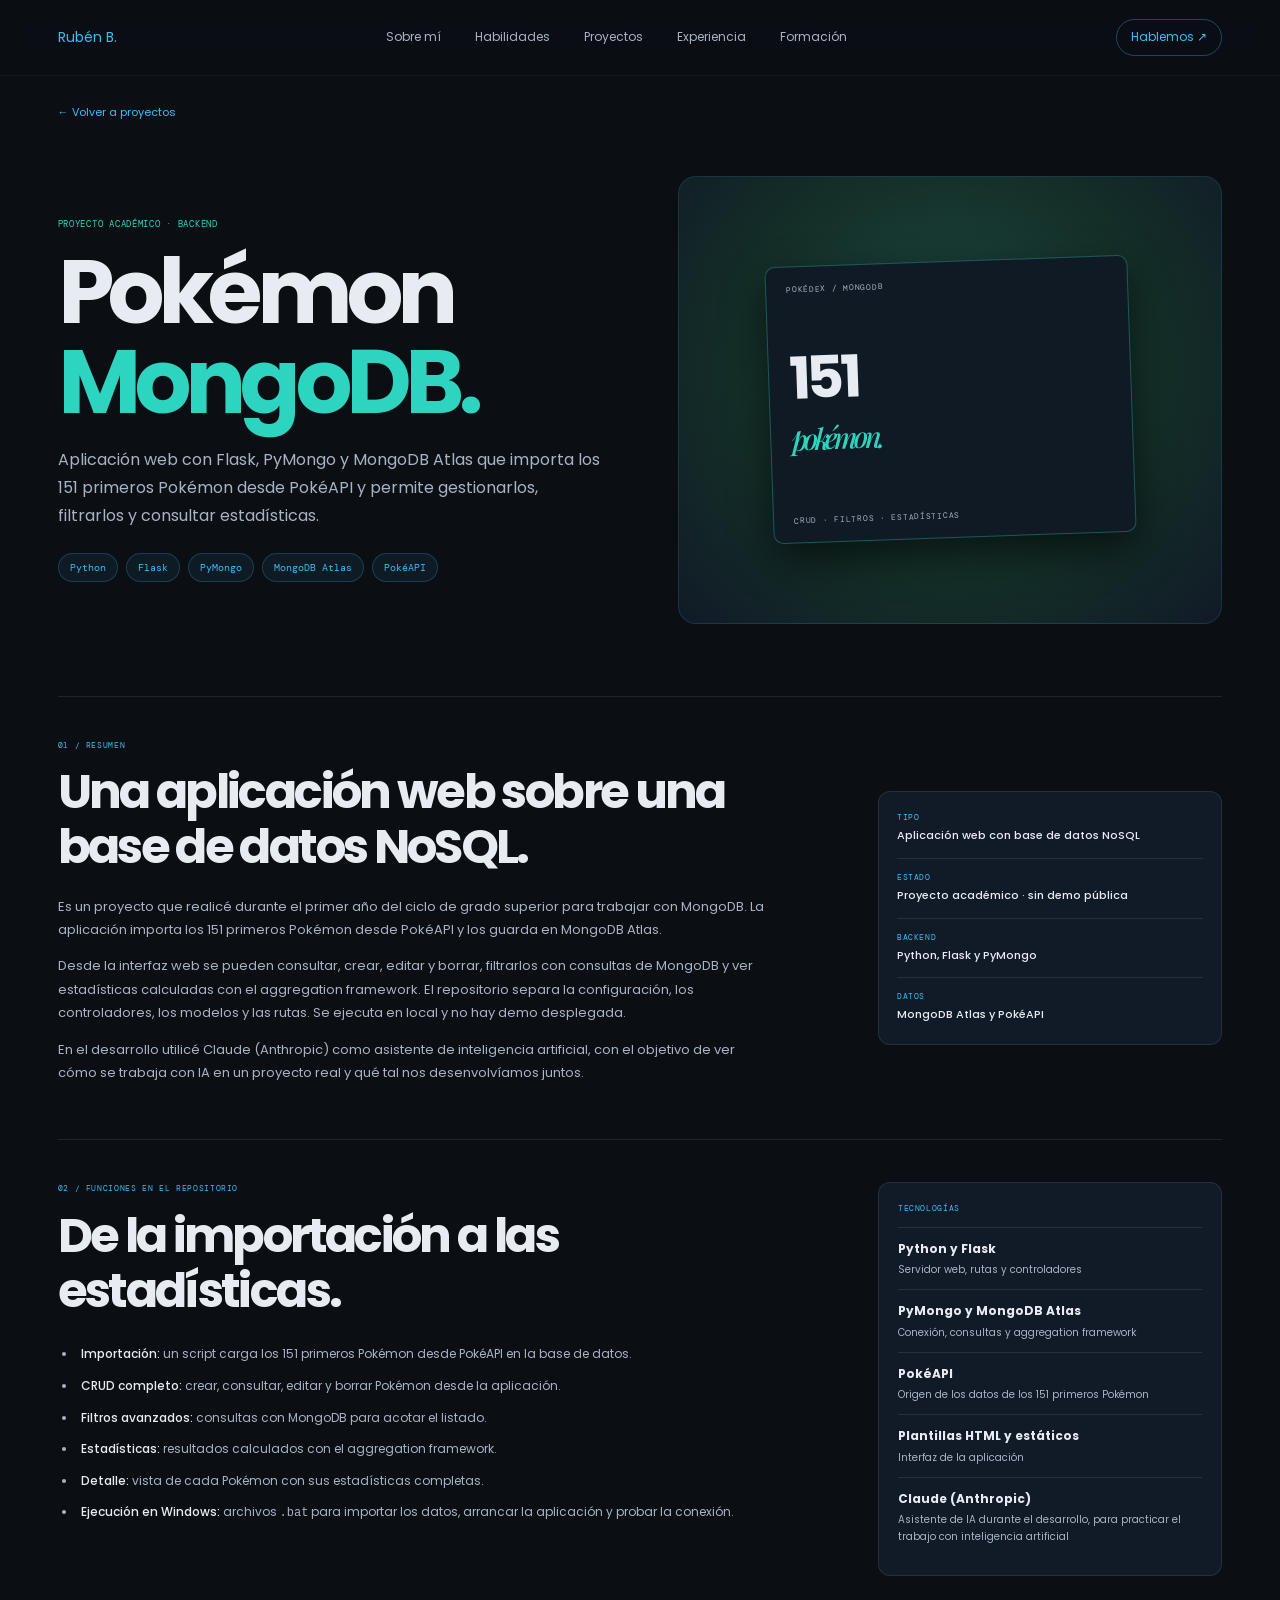
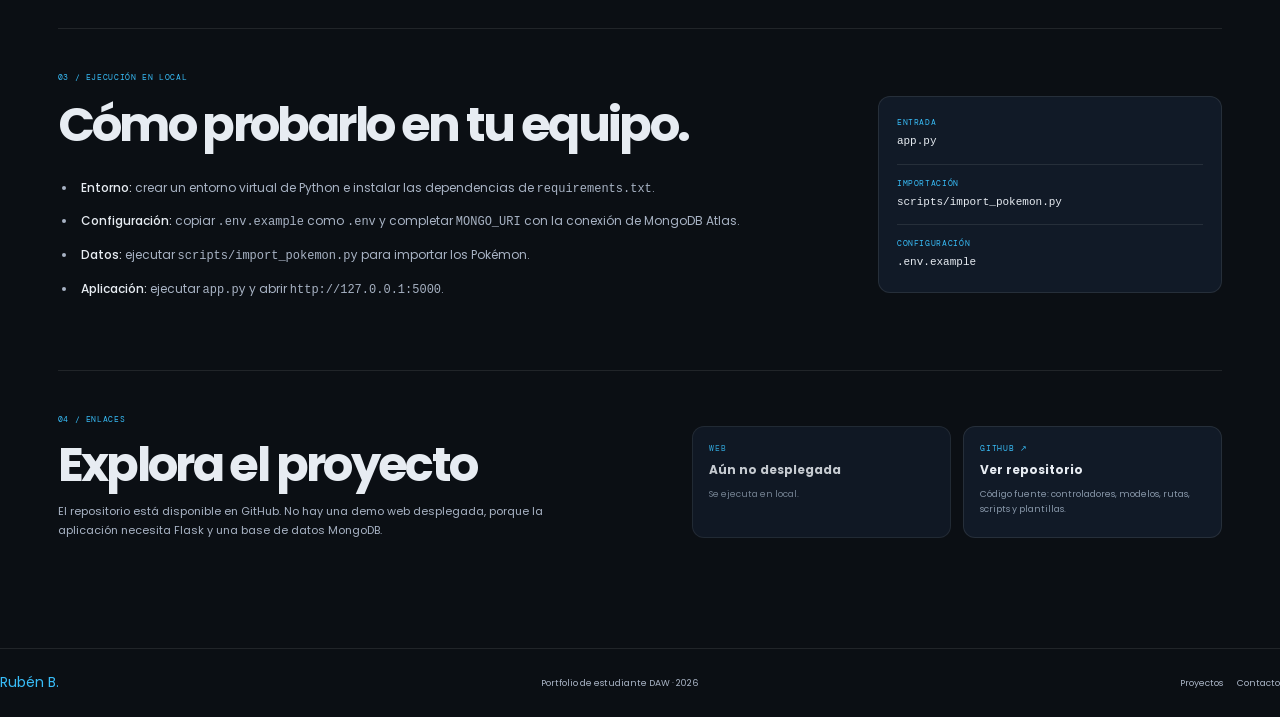
<file: proyectos/poke_api.html>
<!doctype html>
<!-- Página de detalle del proyecto académico con Pokémon y MongoDB. -->
<html lang="es">

<head>
  <!-- Metadatos para navegador y redes sociales, icono, tipografías y hoja de estilos compartida. -->
  <meta charset="utf-8">
  <meta name="viewport" content="width=device-width, initial-scale=1">
  <meta name="description"
    content="Aplicación web con Flask, PyMongo y MongoDB Atlas que importa los 151 primeros Pokémon desde PokéAPI, con CRUD, filtros y estadísticas.">
  <meta name="theme-color" content="#0b0f14">
  <meta property="og:title" content="Pokémon MongoDB — Portfolio">
  <meta property="og:description"
    content="Proyecto de primer curso: Flask, PyMongo y MongoDB Atlas con importación desde PokéAPI, CRUD, filtros avanzados y estadísticas.">
  <title>Pokémon MongoDB — Proyecto</title>
  <link rel="icon" href="../favicon.svg" type="image/svg+xml">
  <link rel="preconnect" href="https://fonts.googleapis.com">
  <link rel="preconnect" href="https://fonts.gstatic.com" crossorigin>
  <link rel="stylesheet"
    href="https://fonts.googleapis.com/css2?family=Poppins:wght@300;400;500;600;700&family=DM+Mono:wght@400;500&family=Playfair+Display:ital,wght@1,500&display=swap">
  <link rel="stylesheet" href="../css/styles.css">
</head>

<body>
  <!-- Enlace de accesibilidad para saltar la navegación. -->
  <a class="skip-link" href="#contenido">Saltar al contenido</a>
  <!-- Navegación común del portfolio con enlaces de regreso a sus secciones principales. -->
  <header class="site-header">
    <a class="wordmark" href="../index.html#inicio" aria-label="Inicio">Rubén B.</a>
    <button class="nav-toggle" type="button" aria-expanded="false" aria-controls="main-nav"
      aria-label="Abrir menú"><span></span><span></span><span></span></button>
    <nav class="main-nav" id="main-nav" aria-label="Navegación principal"><a href="../index.html#sobre-mi">Sobre
        mí</a><a href="../index.html#habilidades">Habilidades</a><a href="../index.html#proyectos">Proyectos</a><a href="../index.html#experiencia">Experiencia</a><a
        href="../index.html#formacion">Formación</a></nav>
    <a class="nav-contact" href="../index.html#contacto">Hablemos <span aria-hidden="true">↗</span></a>
  </header>
  <main id="contenido" class="project-detail section-wrap">
    <!-- Vuelve a la lista de proyectos en la página principal. -->
    <a class="detail-back" href="../index.html#proyectos">← Volver a proyectos</a>
    <!-- Nombre, resumen, tecnologías e ilustración conceptual del proyecto. -->
    <section class="detail-hero" aria-labelledby="project-title">
      <div>
        <p class="eyebrow">PROYECTO ACADÉMICO · BACKEND</p>
        <h1 id="project-title">Pokémon <span class="serif-line">MongoDB.</span></h1>
        <p class="detail-lead">Aplicación web con Flask, PyMongo y MongoDB Atlas que importa los 151 primeros Pokémon
          desde PokéAPI y permite gestionarlos, filtrarlos y consultar estadísticas.</p>
        <div class="detail-tags"><span>Python</span><span>Flask</span><span>PyMongo</span><span>MongoDB
            Atlas</span><span>PokéAPI</span></div>
      </div>
      <div class="detail-art visual-pokemon" role="img"
        aria-label="Composición conceptual de la aplicación Pokémon con MongoDB">
        <div class="pokemon-window"><span>POKÉDEX / MONGODB</span><strong>151<br><i>pokémon.</i></strong><small>CRUD ·
            FILTROS · ESTADÍSTICAS</small></div>
      </div>
    </section>
    <!-- Contexto, objetivos y datos clave del proyecto. -->
    <section class="detail-content" aria-label="Información del proyecto">
      <article class="detail-copy">
        <p class="project-type">01 / RESUMEN</p>
        <h2>Una aplicación web sobre una base de datos NoSQL.</h2>
        <p>Es un proyecto que realicé durante el primer año del ciclo de grado superior para trabajar con MongoDB. La
          aplicación importa los 151 primeros Pokémon desde PokéAPI y los guarda en MongoDB Atlas.</p>
        <p>Desde la interfaz web se pueden consultar, crear, editar y borrar, filtrarlos con consultas de MongoDB y ver
          estadísticas calculadas con el aggregation framework. El repositorio separa la configuración, los
          controladores, los modelos y las rutas. Se ejecuta en local y no hay demo desplegada.</p>
        <p>En el desarrollo utilicé Claude (Anthropic) como asistente de inteligencia artificial, con el objetivo de ver
          cómo se trabaja con IA en un proyecto real y qué tal nos desenvolvíamos juntos.</p>
      </article>
      <aside class="detail-sidebar">
        <div><span>TIPO</span><strong>Aplicación web con base de datos NoSQL</strong></div>
        <div><span>ESTADO</span><strong>Proyecto académico · sin demo pública</strong></div>
        <div><span>BACKEND</span><strong>Python, Flask y PyMongo</strong></div>
        <div><span>DATOS</span><strong>MongoDB Atlas y PokéAPI</strong></div>
      </aside>
    </section>
    <!-- Funcionalidades del proyecto y tecnologías empleadas. -->
    <section class="detail-content detail-content-secondary" aria-label="Tecnologías y trabajo realizado">
      <article class="detail-copy">
        <p class="project-type">02 / FUNCIONES EN EL REPOSITORIO</p>
        <h2>De la importación a las estadísticas.</h2>
        <ul class="detail-list">
          <li><strong>Importación:</strong> un script carga los 151 primeros Pokémon desde PokéAPI en la base de datos.
          </li>
          <li><strong>CRUD completo:</strong> crear, consultar, editar y borrar Pokémon desde la aplicación.</li>
          <li><strong>Filtros avanzados:</strong> consultas con MongoDB para acotar el listado.</li>
          <li><strong>Estadísticas:</strong> resultados calculados con el aggregation framework.</li>
          <li><strong>Detalle:</strong> vista de cada Pokémon con sus estadísticas completas.</li>
          <li><strong>Ejecución en Windows:</strong> archivos <code>.bat</code> para importar los datos, arrancar la
            aplicación y probar la conexión.</li>
        </ul>
      </article>
      <aside class="detail-tech">
        <p class="project-type">TECNOLOGÍAS</p>
        <div class="tech-row"><strong>Python y Flask</strong><span>Servidor web, rutas y controladores</span></div>
        <div class="tech-row"><strong>PyMongo y MongoDB Atlas</strong><span>Conexión, consultas y aggregation
            framework</span></div>
        <div class="tech-row"><strong>PokéAPI</strong><span>Origen de los datos de los 151 primeros Pokémon</span></div>
        <div class="tech-row"><strong>Plantillas HTML y estáticos</strong><span>Interfaz de la aplicación</span></div>
        <div class="tech-row"><strong>Claude (Anthropic)</strong><span>Asistente de IA durante el desarrollo, para
            practicar el trabajo con inteligencia artificial</span></div>
      </aside>
    </section>
    <!-- Pasos y archivos necesarios para poner la aplicación en marcha localmente. -->
    <section class="detail-content detail-content-secondary" aria-label="Cómo ejecutarlo en local">
      <article class="detail-copy">
        <p class="project-type">03 / EJECUCIÓN EN LOCAL</p>
        <h2>Cómo probarlo en tu equipo.</h2>
        <ul class="detail-list">
          <li><strong>Entorno:</strong> crear un entorno virtual de Python e instalar las dependencias de
            <code>requirements.txt</code>.</li>
          <li><strong>Configuración:</strong> copiar <code>.env.example</code> como <code>.env</code> y completar
            <code>MONGO_URI</code> con la conexión de MongoDB Atlas.</li>
          <li><strong>Datos:</strong> ejecutar <code>scripts/import_pokemon.py</code> para importar los Pokémon.</li>
          <li><strong>Aplicación:</strong> ejecutar <code>app.py</code> y abrir <code>http://127.0.0.1:5000</code>.
          </li>
        </ul>
      </article>
      <aside class="detail-sidebar">
        <div><span>ENTRADA</span><strong><code>app.py</code></strong></div>
        <div><span>IMPORTACIÓN</span><strong><code>scripts/import_pokemon.py</code></strong></div>
        <div><span>CONFIGURACIÓN</span><strong><code>.env.example</code></strong></div>
      </aside>
    </section>
    <!-- Enlace al código fuente y estado de disponibilidad de una demo. -->
    <section class="detail-resources" aria-labelledby="resources-title">
      <div>
        <p class="project-type">04 / ENLACES</p>
        <h2 id="resources-title">Explora el proyecto</h2>
        <p>El repositorio está disponible en GitHub. No hay una demo web desplegada, porque la aplicación necesita
          Flask y una base de datos MongoDB.</p>
      </div>
      <div class="resource-grid">
        <div class="project-resource is-pending"><span>WEB</span><strong>Aún no desplegada</strong><small>Se ejecuta en
            local.</small></div><a class="project-resource project-resource-link"
          href="https://github.com/RubenBG0204/mongo_db_pokemon" target="_blank"
          rel="noopener noreferrer"><span>GITHUB ↗</span><strong>Ver repositorio</strong><small>Código fuente:
            controladores, modelos, rutas, scripts y plantillas.</small></a>
      </div>
    </section>
  </main>
  <!-- Pie compartido con enlaces de vuelta al portfolio. -->
  <footer class="site-footer"><a class="wordmark" href="../index.html#inicio">Rubén B.</a>
    <p>Portfolio de estudiante DAW · <span id="current-year">2026</span></p>
    <nav aria-label="Enlaces del pie"><a href="../index.html#proyectos">Proyectos</a><a
        href="../index.html#contacto">Contacto</a></nav>
  </footer>
  <!-- Reutiliza las interacciones comunes del sitio, como el menú y el año. -->
  <script src="../js/main.js" defer></script>
</body>

</html>
</file>
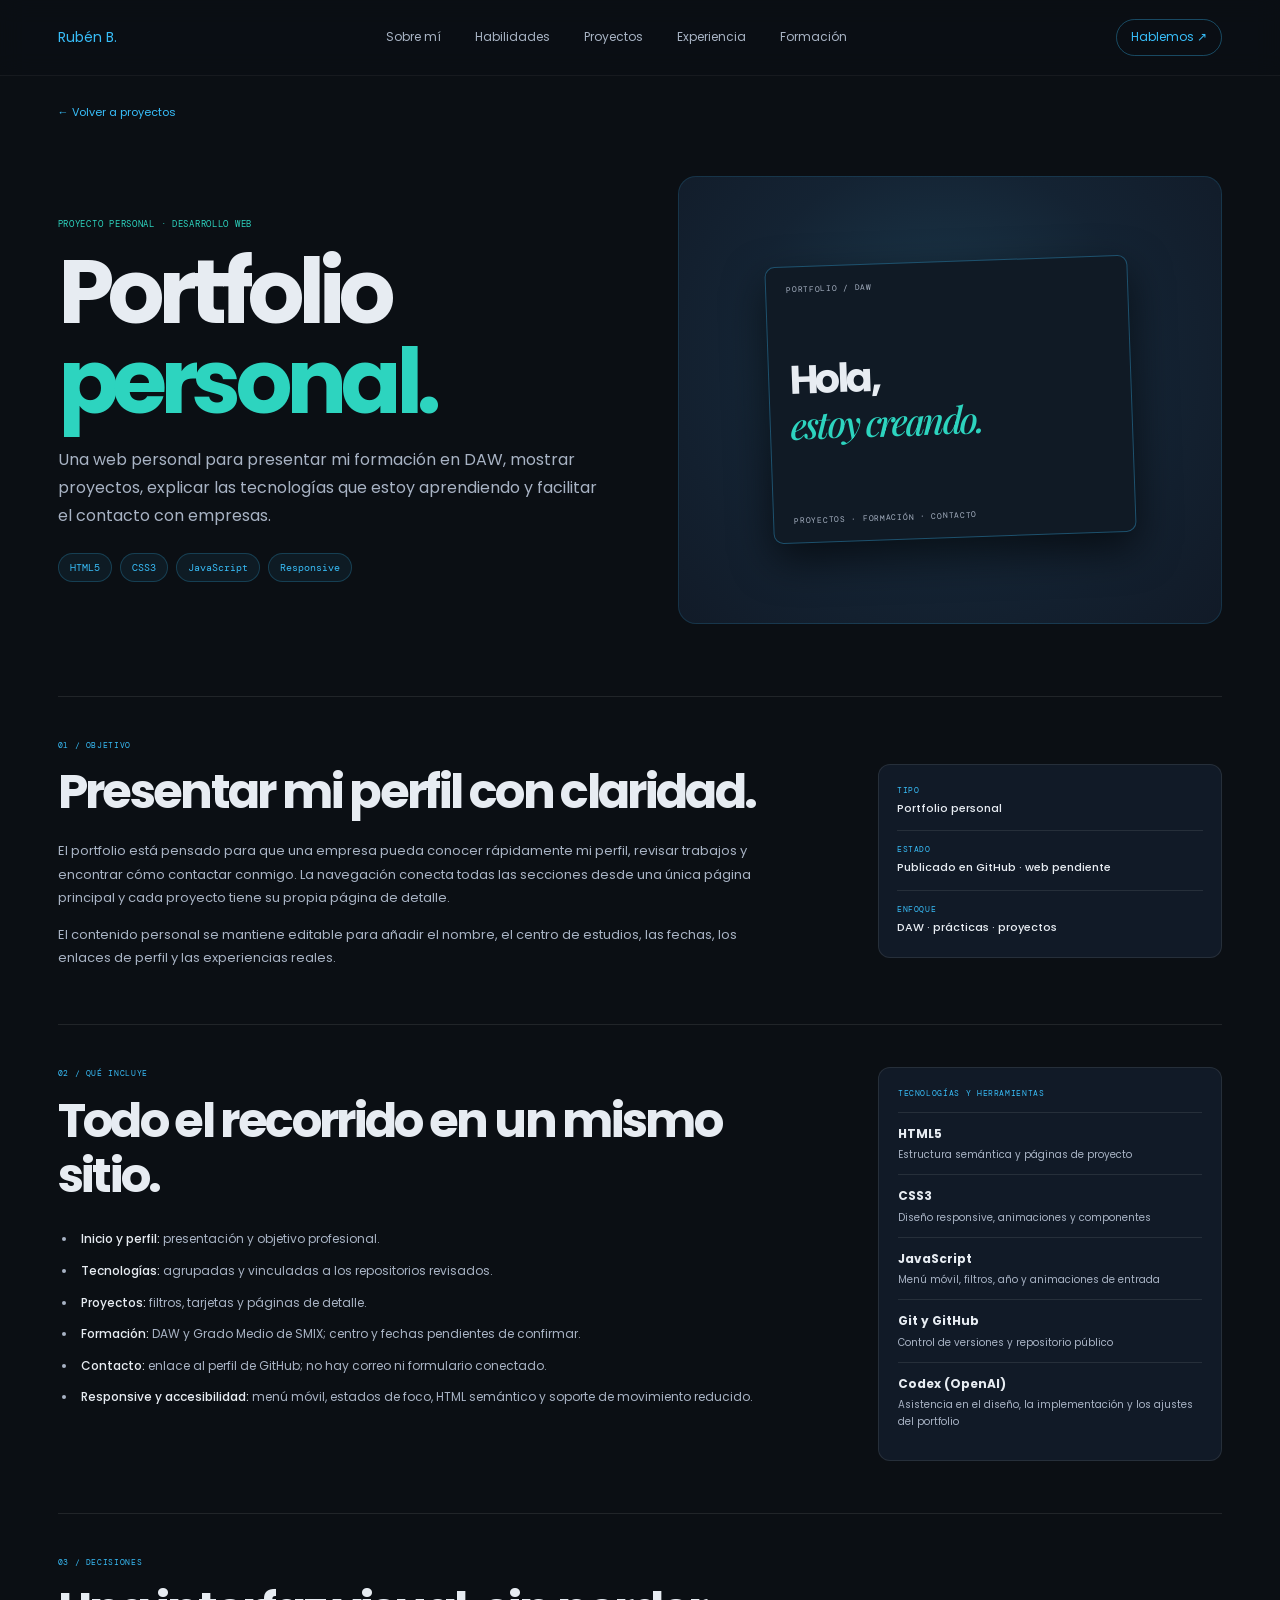
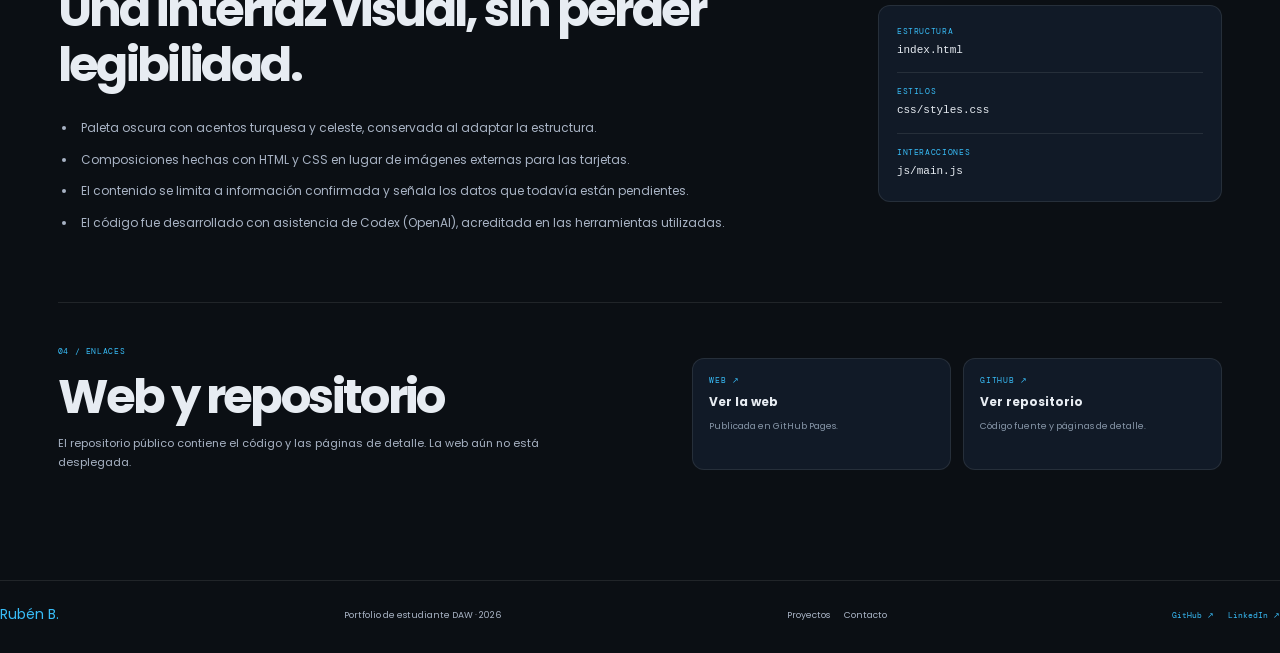
<file: proyectos/portfolio.html>
<!doctype html>
<!-- Página de detalle que explica la construcción de este portfolio. -->
<html lang="es">

<head>
  <!-- Metadatos para navegador y redes sociales, icono, tipografías y hoja de estilos compartida. -->
  <meta charset="utf-8">
  <meta name="viewport" content="width=device-width, initial-scale=1">
  <meta name="description"
    content="Cómo está construido este portfolio personal de DAW: diseño responsive, tecnologías, funcionalidades y enlaces.">
  <meta name="theme-color" content="#0b0f14">
  <meta property="og:title" content="Portfolio personal — Proyecto">
  <meta property="og:description"
    content="Un portfolio responsive para presentar formación, proyectos, habilidades y contacto.">
  <title>Portfolio personal — Proyecto</title>
  <link rel="icon" href="../favicon.svg" type="image/svg+xml">
  <link rel="preconnect" href="https://fonts.googleapis.com">
  <link rel="preconnect" href="https://fonts.gstatic.com" crossorigin>
  <link rel="stylesheet"
    href="https://fonts.googleapis.com/css2?family=Poppins:wght@300;400;500;600;700&family=DM+Mono:wght@400;500&family=Playfair+Display:ital,wght@1,500&display=swap">
  <link rel="stylesheet" href="../css/styles.css">
</head>

<body>
  <!-- Enlace de accesibilidad para saltar la navegación. -->
  <a class="skip-link" href="#contenido">Saltar al contenido</a>
  <!-- Navegación común del portfolio con enlaces de regreso a sus secciones principales. -->
  <header class="site-header">
    <a class="wordmark" href="../index.html#inicio" aria-label="Inicio">Rubén B.</a>
    <button class="nav-toggle" type="button" aria-expanded="false" aria-controls="main-nav"
      aria-label="Abrir menú"><span></span><span></span><span></span></button>
    <nav class="main-nav" id="main-nav" aria-label="Navegación principal"><a href="../index.html#sobre-mi">Sobre
        mí</a><a href="../index.html#habilidades">Habilidades</a><a href="../index.html#proyectos">Proyectos</a><a href="../index.html#experiencia">Experiencia</a><a
        href="../index.html#formacion">Formación</a></nav>
    <a class="nav-contact" href="../index.html#contacto">Hablemos <span aria-hidden="true">↗</span></a>
  </header>
  <main id="contenido" class="project-detail section-wrap">
    <!-- Vuelve a la lista de proyectos en la página principal. -->
    <a class="detail-back" href="../index.html#proyectos">← Volver a proyectos</a>
    <!-- Nombre, resumen, tecnologías e ilustración conceptual del portfolio. -->
    <section class="detail-hero" aria-labelledby="project-title">
      <div>
        <p class="eyebrow">PROYECTO PERSONAL · DESARROLLO WEB</p>
        <h1 id="project-title">Portfolio <span class="serif-line">personal.</span></h1>
        <p class="detail-lead">Una web personal para presentar mi formación en DAW, mostrar proyectos, explicar las
          tecnologías que estoy aprendiendo y facilitar el contacto con empresas.</p>
        <div class="detail-tags"><span>HTML5</span><span>CSS3</span><span>JavaScript</span><span>Responsive</span></div>
      </div>
      <div class="detail-art visual-portfolio" role="img" aria-label="Vista previa conceptual del portfolio">
        <div class="portfolio-window"><span>PORTFOLIO / DAW</span><strong>Hola,<br><i>estoy
              creando.</i></strong><small>PROYECTOS · FORMACIÓN · CONTACTO</small></div>
      </div>
    </section>
    <!-- Objetivo del sitio y datos básicos sobre su estado y enfoque. -->
    <section class="detail-content" aria-label="Objetivo y secciones">
      <article class="detail-copy">
        <p class="project-type">01 / OBJETIVO</p>
        <h2>Presentar mi perfil con claridad.</h2>
        <p>El portfolio está pensado para que una empresa pueda conocer rápidamente mi perfil, revisar trabajos y
          encontrar cómo contactar conmigo. La navegación conecta todas las secciones desde una única página principal y
          cada proyecto tiene su propia página de detalle.</p>
        <p>El contenido personal se mantiene editable para añadir el nombre, el centro de estudios, las fechas, los
          enlaces de perfil y las experiencias reales.</p>
      </article>
      <aside class="detail-sidebar">
        <div><span>TIPO</span><strong>Portfolio personal</strong></div>
        <div><span>ESTADO</span><strong>Publicado en GitHub · web pendiente</strong></div>
        <div><span>ENFOQUE</span><strong>DAW · prácticas · proyectos</strong></div>
      </aside>
    </section>
    <!-- Contenido, interacciones accesibles y herramientas usadas en el sitio. -->
    <section class="detail-content detail-content-secondary" aria-label="Contenido y funcionalidades">
      <article class="detail-copy">
        <p class="project-type">02 / QUÉ INCLUYE</p>
        <h2>Todo el recorrido en un mismo sitio.</h2>
        <ul class="detail-list">
          <li><strong>Inicio y perfil:</strong> presentación y objetivo profesional.</li>
          <li><strong>Tecnologías:</strong> agrupadas y vinculadas a los repositorios revisados.</li>
          <li><strong>Proyectos:</strong> filtros, tarjetas y páginas de detalle.</li>
          <li><strong>Formación:</strong> DAW y Grado Medio de SMIX; centro y fechas pendientes de confirmar.</li>
          <li><strong>Contacto:</strong> enlace al perfil de GitHub; no hay correo ni formulario conectado.</li>
          <li><strong>Responsive y accesibilidad:</strong> menú móvil, estados de foco, HTML semántico y soporte de
            movimiento reducido.</li>
        </ul>
      </article>
      <aside class="detail-tech">
        <p class="project-type">TECNOLOGÍAS Y HERRAMIENTAS</p>
        <div class="tech-row"><strong>HTML5</strong><span>Estructura semántica y páginas de proyecto</span></div>
        <div class="tech-row"><strong>CSS3</strong><span>Diseño responsive, animaciones y componentes</span></div>
        <div class="tech-row"><strong>JavaScript</strong><span>Menú móvil, filtros, año y animaciones de entrada</span>
        </div>
        <div class="tech-row"><strong>Git y GitHub</strong><span>Control de versiones y repositorio público</span></div>
        <div class="tech-row"><strong>Codex (OpenAI)</strong><span>Asistencia en el diseño, la implementación y los
            ajustes del portfolio</span></div>
      </aside>
    </section>
    <!-- Decisiones de diseño y referencias a los archivos que componen la web. -->
    <section class="detail-content detail-content-secondary" aria-label="Decisiones y aprendizajes">
      <article class="detail-copy">
        <p class="project-type">03 / DECISIONES</p>
        <h2>Una interfaz visual, sin perder legibilidad.</h2>
        <ul class="detail-list">
          <li>Paleta oscura con acentos turquesa y celeste, conservada al adaptar la estructura.</li>
          <li>Composiciones hechas con HTML y CSS en lugar de imágenes externas para las tarjetas.</li>
          <li>El contenido se limita a información confirmada y señala los datos que todavía están pendientes.</li>
          <li>El código fue desarrollado con asistencia de Codex (OpenAI), acreditada en las herramientas utilizadas.
          </li>
        </ul>
      </article>
      <aside class="detail-sidebar">
        <div><span>ESTRUCTURA</span><strong><code>index.html</code></strong></div>
        <div><span>ESTILOS</span><strong><code>css/styles.css</code></strong></div>
        <div><span>INTERACCIONES</span><strong><code>js/main.js</code></strong></div>
      </aside>
    </section>
    <!-- Enlaces públicos a la web y al repositorio del portfolio. -->
    <section class="detail-resources" aria-labelledby="resources-title">
      <div>
        <p class="project-type">04 / ENLACES</p>
        <h2 id="resources-title">Web y repositorio</h2>
        <p>El repositorio público contiene el código y las páginas de detalle. La web aún no está desplegada.</p>
      </div>
      <div class="resource-grid">
        <a class="project-resource project-resource-link" href="https://rubenbg0204.github.io/Portfolio/"
          target="_blank" rel="noopener noreferrer"><span>WEB ↗</span><strong>Ver la web</strong><small>Publicada en
            GitHub Pages.</small></a><a class="project-resource project-resource-link"
          href="https://github.com/RubenBG0204/Portfolio" target="_blank" rel="noopener noreferrer"><span>GITHUB
            ↗</span><strong>Ver repositorio</strong><small>Código fuente y páginas de detalle.</small></a>
      </div>
    </section>
  </main>
  <!-- Pie compartido con enlaces de vuelta al portfolio. -->
  <footer class="site-footer"><a class="wordmark" href="../index.html#inicio">Rubén B.</a>
    <p>Portfolio de estudiante DAW · <span id="current-year">2026</span></p>
    <nav aria-label="Enlaces del pie"><a href="../index.html#proyectos">Proyectos</a><a
        href="../index.html#contacto">Contacto</a></nav>
    <div class="footer-social"><a href="https://github.com/RubenBG0204" target="_blank" rel="noopener noreferrer">GitHub
        ↗</a><a href="https://www.linkedin.com/in/ruben-barrutia" target="_blank" rel="noopener noreferrer">LinkedIn
        ↗</a></div>
  </footer>
  <!-- Reutiliza las interacciones comunes del sitio, como el menú y el año. -->
  <script src="../js/main.js" defer></script>
</body>

</html>
</file>
<file: css/styles.css>
/* Variables globales: colores, tipografías y espacios reutilizados en todo el sitio. */
:root {
    --paper: #0b0f14;
    --ink: #e7ecf2;
    --muted: #a8b3c4;
    --line: rgba(255, 255, 255, .09);
    --green: #2dd4bf;
    --sky: #38bdf8;
    --deep: #0f1621;
    --display: 'Poppins', Arial, sans-serif;
    --serif: 'Playfair Display', Georgia, serif;
    --mono: 'DM Mono', monospace;
    --gutter: clamp(22px, 4.5vw, 72px);
    --section-space: 94px;
    --section-space-bottom: 104px
}

/* Ajustes base y estados visibles al navegar con teclado. */
* {
    box-sizing: border-box
}

html {
    scroll-behavior: smooth;
    scroll-padding-top: 90px
}

body {
    background: var(--paper);
    color: var(--ink);
    font-family: var(--display);
    font-size: 14px;
    line-height: 1.7;
    -webkit-font-smoothing: antialiased
}

a {
    color: inherit;
    text-decoration: none
}

a:focus-visible,
button:focus-visible,
input:focus-visible,
textarea:focus-visible {
    outline: 2px solid var(--sky);
    outline-offset: 3px
}

.skip-link {
    background: var(--sky);
    color: #051018
}

.section-wrap {
    width: 100%;
    margin: 0;
    padding-left: var(--gutter);
    padding-right: var(--gutter)
}

.site-header {
    height: 76px;
    padding: 0 var(--gutter);
    display: flex;
    align-items: center;
    justify-content: space-between;
    border-bottom: 1px solid rgba(255, 255, 255, .05);
    position: sticky;
    top: 0;
    background: rgba(11, 15, 20, .9);
    backdrop-filter: blur(12px);
    z-index: 10
}

.wordmark {
    color: var(--sky)
}

.wordmark span,
.accent {
    color: var(--green)
}

.main-nav {
    display: flex;
    gap: clamp(16px, 2.8vw, 34px);
    font-size: 12px;
    color: var(--muted)
}

.main-nav a:hover,
.site-footer nav a:hover {
    color: var(--green)
}

.nav-contact {
    font-size: 12px;
    color: var(--sky);
    border: 1px solid rgba(56, 189, 248, .34);
    border-radius: 999px;
    padding: 7px 14px
}

.nav-toggle {
    display: none
}

.hero {
    min-height: calc(100svh - 76px);
    background: radial-gradient(ellipse at 78% 20%, #142539 0%, #0b0f14 55%);
    gap: 30px
}

.eyebrow {
    color: var(--green)
}

.serif-line {
    color: var(--green)
}

.hero-role span,
.hero-intro {
    color: var(--muted)
}

.button-dark,
.button-light {
    background: linear-gradient(120deg, var(--green), var(--sky));
    color: #051018;
    font-weight: 600;
    border-radius: 999px
}

.text-link {
    border: 1px solid rgba(255, 255, 255, .2);
    border-radius: 999px
}

.text-link:hover {
    border-color: var(--green);
    color: var(--green)
}

.hero-art {
    background: radial-gradient(circle at center, rgba(56, 189, 248, .21), rgba(45, 212, 191, .06) 44%, transparent 72%)
}

.orbit {
    border-color: rgba(56, 189, 248, .28)
}

.orbit-two {
    border-color: rgba(45, 212, 191, .27)
}

.orbit-three {
    background: radial-gradient(circle, rgba(45, 212, 191, .2), rgba(56, 189, 248, .08));
    border-color: rgba(45, 212, 191, .35)
}

.art-sticker,
.code-card {
    background: rgba(17, 26, 39, .95);
    border: 1px solid rgba(56, 189, 248, .28);
    border-radius: 14px;
    box-shadow: 0 20px 40px rgba(0, 0, 0, .35)
}

.art-sticker {
    color: var(--green);
    border-color: rgba(45, 212, 191, .42)
}

.code-card {
    color: #e7ecf2
}

.code-dots,
.code-yellow {
    color: var(--green)
}

.code-muted,
.art-top,
.art-caption,
.hero-foot {
    color: #8796a8
}

.hero-foot a {
    color: var(--sky)
}

.section-label {
    border-color: var(--line);
    color: #8796a8
}

.about,
.education {
    background: var(--deep)
}

.about-body,
.skills-heading>p,
.projects-heading>p,
.education-intro,
.timeline-item p,
.experience-list,
.project-info>p {
    color: var(--muted)
}

.about-body .lead {
    color: var(--ink)
}

.about-note span:last-child {
    color: var(--green)
}

.skills,
.projects {
    background: var(--paper)
}

.skill-card,
.project-card,
.contact-card {
    background: #111a27;
    border: 1px solid rgba(255, 255, 255, .06);
    border-radius: 16px;
    box-shadow: 0 18px 40px rgba(0, 0, 0, .25)
}

.skill-card {
    transition: transform .25s, border-color .25s
}

.skill-card:hover,
.project-card:hover {
    transform: translateY(-4px);
    border-color: rgba(56, 189, 248, .35)
}

.skill-index,
.project-type {
    color: var(--sky)
}

.skill-card>p,
.skill-card small,
.project-disclaimer,
.project-links {
    color: #8796a8
}

.skill-card ul,
.skill-card li,
.project-links {
    border-color: var(--line)
}

.skill-card li span {
    color: #8796a8
}

.project-visual {
    background: radial-gradient(circle at 50% 43%, #1c4650, #132633 52%, #111a27)
}

.visual-two {
    background: radial-gradient(circle at 52% 42%, #264247, #18352f 50%, #111a27)
}

.demo-tag {
    background: rgba(11, 15, 20, .8);
    border: 1px solid rgba(56, 189, 248, .25);
    border-radius: 999px;
    color: var(--sky)
}

.mock-window,
.habit-card {
    background: #101a25;
    color: #e7ecf2;
    border: 1px solid rgba(56, 189, 248, .35);
    border-radius: 10px;
    box-shadow: 0 14px 35px #0008
}

.mock-hero i,
.habit-card strong {
    color: var(--green)
}

.mock-lines i,
.habit-bars i {
    background: var(--sky)
}

.mock-lines i+i,
.habit-bars i:nth-child(n+6) {
    background: #354555
}

.tag-list span {
    border: 1px solid rgba(56, 189, 248, .2);
    border-radius: 999px;
    color: var(--sky);
    background: rgba(56, 189, 248, .06)
}

.project-arrow {
    color: var(--green)
}

.project-number,
.habit-caption {
    color: #8796a8
}

.timeline {
    border-color: rgba(56, 189, 248, .3)
}

.timeline-dot {
    background: var(--green);
    box-shadow: 0 0 0 4px rgba(45, 212, 191, .12)
}

.timeline-year,
.contact-email {
    color: var(--sky)
}

.timeline-item .timeline-place {
    color: var(--green)
}

.timeline-item small {
    color: #8796a8
}

.timeline-future .timeline-dot {
    background: var(--deep);
    border-color: var(--green)
}

.contact-card {
    background: radial-gradient(ellipse at 12% 10%, rgba(45, 212, 191, .12), transparent 47%), #101a25
}

.contact-copy,
.contact-hint {
    color: var(--muted)
}

.site-footer {
    border-color: var(--line)
}

.site-footer p,
.site-footer nav {
    color: var(--muted)
}

.footer-social {
    color: var(--sky)
}

.project-filters {
    display: flex;
    gap: 8px;
    flex-wrap: wrap;
    margin: -18px 0 24px
}

.filter-button {
    font: 10px var(--display);
    color: #a8b3c4;
    background: #111a27;
    border: 1px solid rgba(56, 189, 248, .22);
    border-radius: 999px;
    padding: 7px 13px;
    cursor: pointer
}

.filter-button:hover,
.filter-button.is-active {
    background: linear-gradient(120deg, var(--green), var(--sky));
    color: #051018;
    border-color: transparent
}

.project-card[hidden] {
    display: none
}

.detail-button {
    display: block;
    margin-top: 9px;
    padding: 0;
    border: 0;
    background: none;
    color: var(--sky);
    font: 10px var(--display);
    cursor: pointer
}

.scroll-top {
    position: fixed;
    right: 22px;
    bottom: 22px;
    width: 42px;
    height: 42px;
    border: 1px solid rgba(56, 189, 248, .3);
    border-radius: 50%;
    background: #111a27;
    color: var(--sky);
    font-size: 19px;
    box-shadow: 0 10px 25px #0007;
    opacity: 0;
    pointer-events: none;
    transform: translateY(8px);
    transition: opacity .2s, transform .2s;
    z-index: 5
}

.scroll-top.visible {
    opacity: 1;
    pointer-events: auto;
    transform: translateY(0)
}

.sr-only {
    position: absolute;
    width: 1px;
    height: 1px;
    padding: 0;
    margin: -1px;
    overflow: hidden;
    clip: rect(0, 0, 0, 0);
    white-space: nowrap;
    border: 0
}

/* Estructura común: márgenes, imágenes, títulos, enlaces de salto y espaciado de secciones. */
html,
body {
    margin: 0;
    min-height: 100%
}

img {
    display: block;
    max-width: 100%
}

h1,
h2,
h3,
h4,
p {
    margin-top: 0
}

.skip-link {
    position: absolute;
    top: -60px;
    left: 12px;
    padding: 10px 14px;
    border-radius: 0 0 8px 8px;
    z-index: 30
}

.skip-link:focus {
    top: 0
}

.section-pad {
    padding-top: var(--section-space);
    padding-bottom: var(--section-space-bottom)
}

/* Distribución y elementos de la presentación principal. */
.hero {
    position: relative;
    display: grid;
    grid-template-columns: minmax(0, 1.05fr) minmax(300px, .95fr);
    align-items: center;
    gap: 24px;
    padding-top: 60px;
    padding-bottom: 98px;
    overflow: hidden
}

.hero-copy {
    position: relative;
    z-index: 2
}

.hero h1 {
    font-size: clamp(48px, 6.5vw, 82px);
    letter-spacing: -.07em;
    line-height: 1.04;
    font-weight: 600;
    margin: 24px 0 20px
}

.hero-role {
    font-size: 14px;
    font-weight: 500;
    margin-bottom: 10px
}

.hero-intro {
    max-width: 460px;
    font-size: 14px
}

.eyebrow,
.section-label,
.hero-foot,
.art-top,
.art-caption,
.skill-index,
.project-type,
.timeline-year,
.about-note>span:first-child,
.project-number,
.demo-tag {
    font-family: var(--mono);
    font-size: 9px;
    letter-spacing: .08em
}

.eyebrow {
    text-transform: uppercase
}

.hero-actions {
    display: flex;
    align-items: center;
    gap: 12px;
    margin-top: 26px
}

.button {
    display: inline-flex;
    align-items: center;
    justify-content: center;
    gap: 16px;
    padding: 12px 17px;
    border: 1px solid transparent;
    font: 500 11px var(--display);
    cursor: pointer;
    transition: transform .2s, filter .2s
}

.button:hover {
    transform: translateY(-2px);
    filter: brightness(1.08)
}

.hero-art {
    height: min(440px, 50vw);
    min-height: 340px;
    position: relative;
    margin-left: 0;
    overflow: hidden
}

.hero-art:after {
    content: "";
    position: absolute;
    inset: 10%;
    border: 1px solid rgba(56, 189, 248, .15);
    border-radius: 50%;
    box-shadow: 0 0 65px rgba(56, 189, 248, .08), inset 0 0 60px rgba(45, 212, 191, .05);
    pointer-events: none
}

.art-top {
    position: absolute;
    top: 16px;
    left: 18px;
    right: 18px;
    display: flex;
    justify-content: space-between;
    z-index: 2
}

.orbit {
    position: absolute;
    border: 1px solid rgba(56, 189, 248, .28);
    border-radius: 50%;
    width: 370px;
    height: 370px;
    left: 50%;
    top: 50%;
    transform: translate(-50%, -50%)
}

.orbit-two {
    width: 275px;
    height: 275px
}

.orbit-three {
    width: 175px;
    height: 175px
}

.art-sticker {
    position: absolute;
    right: 9%;
    top: 18%;
    width: 75px;
    height: 75px;
    display: grid;
    place-content: center;
    text-align: center;
    font: 500 9px/1.35 var(--mono);
    z-index: 2
}

.code-card {
    position: absolute;
    left: 8%;
    top: 35%;
    width: 225px;
    padding: 14px 18px;
    transform: rotate(-5deg);
    z-index: 2
}

.code-dots {
    display: block;
    font: 8px var(--mono);
    letter-spacing: 3px;
    margin-bottom: 12px
}

.code-card code {
    font: 11px/1.9 var(--mono)
}

.art-caption {
    position: absolute;
    right: 17px;
    bottom: 17px;
    line-height: 1.6;
    text-align: right;
    z-index: 2
}

.hero-foot {
    position: absolute;
    bottom: 20px;
    left: var(--gutter);
    right: var(--gutter);
    display: flex;
    justify-content: space-between
}

.section-label {
    display: flex;
    justify-content: space-between;
    border-top: 1px solid var(--line);
    padding-top: 13px
}

/* Columnas y contenido de la sección de presentación personal. */
.about-grid {
    display: grid;
    grid-template-columns: .85fr 1.15fr;
    gap: 9%;
    padding-top: 54px
}

.about h2,
.skills h2,
.projects h2,
.education h2,
.experience h2,
.contact h2 {
    font-size: clamp(44px, 5.6vw, 72px);
    line-height: 1.05;
    letter-spacing: -.07em;
    font-weight: 600;
    margin: 0
}

.about-body {
    max-width: 560px;
    padding-top: 8px;
    font-size: 13px
}

.about-body .lead {
    font-size: 18px;
    line-height: 1.55
}

.about-body p {
    margin-bottom: 17px
}

.about-note {
    display: flex;
    flex-direction: column;
    gap: 5px;
    border-top: 1px solid var(--line);
    padding-top: 12px;
    margin-top: 27px
}

/* Encabezados de las secciones de tecnologías y proyectos. */
.skills-heading,
.projects-heading {
    display: flex;
    justify-content: space-between;
    align-items: end;
    gap: 24px;
    padding-top: 48px;
    margin-bottom: 34px
}

.skills-heading>p,
.projects-heading>p {
    max-width: 300px;
    font-size: 12px;
    margin-bottom: 3px
}

/* Cuadrícula y tarjetas que agrupan las tecnologías por área. */
.skill-grid {
    display: grid;
    grid-template-columns: repeat(4, minmax(0, 1fr));
    gap: 13px
}

.skill-card {
    min-width: 0;
    padding: 20px 17px;
    min-height: 280px
}

.skill-card h3 {
    font-size: 18px;
    margin: 18px 0 3px
}

.skill-card>p {
    font-size: 10px;
    min-height: 34px
}

.skill-card ul {
    list-style: none;
    padding: 10px 0 0;
    margin: 0;
    border-top: 1px solid var(--line)
}

.skill-card li {
    display: flex;
    justify-content: space-between;
    gap: 4px;
    padding: 7px 0;
    border-bottom: 1px solid var(--line);
    font-size: 10px
}

.skill-card li span {
    text-align: right;
    align-self: center;
    font: 8px var(--mono)
}

.skill-card small {
    display: block;
    font-size: 9px;
    line-height: 1.55;
    margin-top: 12px
}

.projects-heading {
    margin-bottom: 34px
}

.project-filters {
    display: flex;
    gap: 8px;
    flex-wrap: wrap;
    margin: 0 0 20px
}

/* Cuadrícula, tarjetas, etiquetas y enlaces de los proyectos. */
.project-grid {
    display: grid;
    grid-template-columns: repeat(2, minmax(0, 1fr));
    gap: 18px
}

.project-card {
    min-width: 0;
    overflow: hidden;
    transition: transform .25s, border-color .25s
}

.project-visual {
    height: clamp(230px, 28vw, 340px);
    position: relative;
    display: grid;
    place-items: center;
    overflow: hidden
}

.demo-tag {
    position: absolute;
    top: 14px;
    left: 14px;
    padding: 5px 9px;
    font-size: 9px;
    z-index: 2
}

.mock-window {
    width: 65%;
    height: 61%;
    padding: 14px 17px;
    transform: rotate(-3deg)
}

.mock-window>span {
    display: flex;
    justify-content: space-between;
    font-size: 9px;
    font-weight: 600
}

.mock-hero {
    font-size: clamp(23px, 2.8vw, 36px);
    line-height: 1.05;
    letter-spacing: -.06em;
    font-weight: 600;
    margin: 20px 0 16px
}

.mock-hero i {
    font-family: var(--serif);
    font-weight: 500
}

.mock-lines {
    display: flex;
    gap: 6px
}

.mock-lines i {
    display: block;
    width: 56px;
    height: 4px;
    border-radius: 4px
}

.mock-lines i+i {
    width: 28px
}

.project-number {
    position: absolute;
    right: 14px;
    bottom: 11px
}

.habit-card {
    width: 63%;
    height: 62%;
    padding: 20px 22px;
    display: flex;
    flex-direction: column;
    transform: rotate(3deg)
}

.habit-card>span:first-child {
    font-size: 10px
}

.habit-card strong {
    font-size: clamp(42px, 5vw, 66px);
    line-height: 1;
    letter-spacing: -.07em;
    margin-top: 18px
}

.habit-card strong small {
    font-size: 12px;
    font-weight: 400;
    letter-spacing: 0
}

.habit-bars {
    height: 44px;
    margin-top: 18px;
    display: flex;
    align-items: end;
    gap: 6px
}

.habit-bars i {
    flex: 1;
    height: 40%;
    border-radius: 3px 3px 0 0
}

.habit-bars i:nth-child(2) {
    height: 75%
}

.habit-bars i:nth-child(3) {
    height: 52%
}

.habit-bars i:nth-child(4) {
    height: 93%
}

.habit-bars i:nth-child(5) {
    height: 63%
}

.habit-bars i:nth-child(6) {
    height: 35%
}

.habit-bars i:nth-child(7) {
    height: 23%
}

.habit-caption {
    font-size: 7px;
    margin-top: auto
}

.project-info {
    display: grid;
    grid-template-columns: minmax(0, 1fr) auto;
    align-items: center;
    padding: 17px 19px 19px
}

.project-info h3 {
    font-size: 21px;
    margin: 2px 0
}

.project-type {
    font-size: 8px
}

.project-info>p {
    grid-column: 1/-1;
    font-size: 11px;
    margin: 9px 0 12px
}

.project-arrow {
    font-size: 22px
}

.tag-list {
    grid-column: 1/-1;
    display: flex;
    flex-wrap: wrap;
    gap: 6px
}

.tag-list span {
    font: 8px var(--mono);
    padding: 4px 8px
}

.project-links {
    grid-column: 1/-1;
    margin-top: 13px;
    padding-top: 10px;
    border-top: 1px solid var(--line);
    font-size: 9px
}

.project-disclaimer {
    font-size: 9px;
    margin: 18px 0 0
}

/* Bloque de formación y línea temporal de estudios. */
.education-grid {
    display: grid;
    grid-template-columns: 1fr 1fr;
    gap: 8%;
    padding-top: 54px
}

.education h2,
.experience h2 {
    font-size: clamp(42px, 4.8vw, 64px)
}

.education-intro {
    font-size: 12px;
    margin-top: 18px
}

.timeline {
    border-left: 1px solid rgba(56, 189, 248, .3);
    padding-left: 24px
}

.timeline-item {
    position: relative;
    padding-bottom: 30px
}

.timeline-dot {
    position: absolute;
    left: -29px;
    top: 5px;
    width: 8px;
    height: 8px;
    border-radius: 50%
}

.timeline-year {
    display: block;
    margin-bottom: 10px
}

.timeline-item h3 {
    font-size: 17px;
    margin: 0 0 5px
}

.timeline-item p {
    font-size: 11px;
    margin: 0 0 8px
}

.timeline-item small {
    font-size: 9px
}

/* Tarjeta de contacto, canales disponibles y botón de copia del correo. */
.contact {
    padding-top: 82px;
    padding-bottom: 70px
}

.contact-card {
    padding: 0 0 55px
}

.contact-card .section-label {
    margin: 0 32px
}

.contact-grid {
    display: grid;
    grid-template-columns: 1fr .85fr;
    gap: 8%;
    padding: 44px 7% 0
}

.contact h2 {
    font-size: clamp(43px, 5vw, 66px)
}

.contact-status {
    display: inline-flex;
    align-items: center;
    gap: 9px;
    margin: 0 0 18px;
    font: 500 12px var(--mono);
    letter-spacing: .04em;
    color: var(--green)
}

.contact-status-dot {
    width: 8px;
    height: 8px;
    border-radius: 50%;
    background: var(--green);
    box-shadow: 0 0 0 4px rgba(45, 212, 191, .16)
}

.contact-copy {
    font-size: 14px;
    line-height: 1.7;
    max-width: 420px;
    margin: 20px 0 28px
}

.contact-actions {
    display: flex;
    flex-wrap: wrap;
    align-items: center;
    gap: 12px
}

.contact-actions .button {
    padding: 14px 22px;
    font-size: 13px;
    min-height: 46px
}

.button-outline {
    background: transparent;
    color: var(--ink);
    border-color: rgba(255, 255, 255, .22);
    border-radius: 999px
}

.button-outline:hover {
    border-color: var(--green);
    color: var(--green)
}

.contact-channels {
    list-style: none;
    margin: 0;
    padding: 0;
    align-self: center;
    border: 1px solid var(--line);
    border-radius: 12px;
    background: #111a27;
    overflow: hidden
}

.contact-channels li+li {
    border-top: 1px solid var(--line)
}

.contact-channels a {
    display: grid;
    grid-template-columns: 92px minmax(0, 1fr) auto;
    align-items: center;
    gap: 14px;
    min-height: 64px;
    padding: 14px 22px;
    transition: background .2s
}

.contact-channels a:hover {
    background: rgba(56, 189, 248, .07)
}

.contact-channels a:focus-visible {
    outline-offset: -3px
}

.channel-label {
    font: 500 11px var(--mono);
    letter-spacing: .08em;
    text-transform: uppercase;
    color: var(--sky)
}

.channel-value {
    font-size: 14px;
    color: var(--ink);
    overflow-wrap: anywhere
}

.channel-arrow {
    font-size: 16px;
    color: var(--green);
    transition: transform .2s
}

.contact-channels a:hover .channel-arrow {
    transform: translate(2px, -2px)
}

.contact-channels .channel-email {
    display: grid;
    grid-template-columns: minmax(0, 1fr) auto;
    align-items: center
}

.copy-email {
    margin-right: 18px;
    min-height: 36px;
    padding: 0 14px;
    font: 500 11px var(--display);
    color: var(--sky);
    background: transparent;
    border: 1px solid rgba(56, 189, 248, .34);
    border-radius: 999px;
    cursor: pointer;
    transition: background .2s, color .2s, border-color .2s
}

.copy-email:hover {
    background: rgba(56, 189, 248, .1)
}

.copy-email.is-copied {
    color: var(--green);
    border-color: var(--green)
}




/* Distribución del pie de página y animaciones de aparición al desplazarse. */
.site-footer {
    display: flex;
    align-items: center;
    justify-content: space-between;
    gap: 20px;
    padding-top: 22px;
    padding-bottom: 26px;
    border-top: 1px solid var(--line)
}

.site-footer p {
    font-size: 9px;
    line-height: 1.65;
    margin: 0
}

.site-footer nav,
.footer-social {
    display: flex;
    flex-wrap: wrap;
    gap: 14px;
    font-size: 9px
}

.footer-social {
    font: 8px var(--mono)
}

.nav-toggle {
    display: none
}

.reveal {
    opacity: 0;
    transform: translateY(16px);
    transition: opacity .55s ease, transform .55s ease
}

.reveal.visible {
    opacity: 1;
    transform: translateY(0)
}

/* Ajustes de columnas para tabletas y pantallas medianas. */
@media(max-width:900px) {
    .hero {
        grid-template-columns: minmax(0, 1fr) minmax(250px, .82fr)
    }

    .hero h1 {
        font-size: clamp(44px, 6vw, 65px)
    }

    .hero-art {
        height: 350px
    }

    .skill-grid {
        grid-template-columns: repeat(2, minmax(0, 1fr))
    }

    .skill-card {
        min-height: 250px
    }

    .about-grid {
        gap: 5%
    }
}

/* Reorganiza la navegación y las secciones para móviles. */
@media(max-width:650px) {
    :root {
        --section-space: 68px;
        --section-space-bottom: 72px
    }

    html {
        scroll-padding-top: 75px
    }

    .site-header {
        height: auto;
        min-height: 64px;
        padding-top: 9px;
        padding-bottom: 9px;
        display: flex;
        flex-wrap: wrap;
        row-gap: 6px
    }

    .nav-toggle {
        display: flex;
        order: 2;
        flex-direction: column;
        gap: 4px;
        background: transparent;
        border: 0;
        padding: 8px;
        cursor: pointer
    }

    .nav-toggle span:not(.sr-only) {
        height: 2px;
        width: 21px;
        background: var(--sky);
        border-radius: 2px
    }

    .nav-contact {
        order: 1;
        margin-left: auto;
        margin-right: 8px
    }

    .main-nav {
        display: none;
        order: 3;
        width: 100%;
        flex-direction: column;
        gap: 0;
        padding: 7px 0 2px;
        border-top: 1px solid var(--line)
    }

    .main-nav.open {
        display: flex
    }

    .main-nav a {
        padding: 6px 0
    }

    .hero {
        min-height: auto;
        grid-template-columns: 1fr;
        padding-top: 48px;
        padding-bottom: 70px;
        gap: 15px
    }

    .hero h1 {
        font-size: clamp(46px, 12vw, 66px);
        margin: 20px 0 16px
    }

    .hero-role,
    .hero-intro {
        font-size: 12px
    }

    .hero-art {
        width: 100%;
        height: 275px;
        min-height: 0;
        margin: 10px 0 0
    }

    .orbit {
        width: 280px;
        height: 280px
    }

    .orbit-two {
        width: 210px;
        height: 210px
    }

    .orbit-three {
        width: 135px;
        height: 135px
    }

    .code-card {
        left: 8%;
        top: 35%;
        width: 190px;
        padding: 11px 14px
    }

    .code-card code {
        font-size: 9px
    }

    .art-sticker {
        width: 62px;
        height: 62px;
        font-size: 8px
    }

    .hero-foot {
        bottom: 15px;
        font-size: 7px
    }

    .hero-foot span:last-child {
        display: none
    }

    .section-label {
        font-size: 9px
    }

    .about-grid,
    .education-grid {
        grid-template-columns: 1fr;
        gap: 24px;
        padding-top: 36px
    }

    .about h2,
    .skills h2,
    .projects h2 {
        font-size: 52px
    }

    .about-body .lead {
        font-size: 16px
    }

    .skills-heading,
    .projects-heading {
        display: block;
        padding-top: 36px;
        margin-bottom: 24px
    }

    .skills-heading>p,
    .projects-heading>p {
        margin-top: 14px
    }

    .skill-grid {
        grid-template-columns: repeat(2, minmax(0, 1fr));
        gap: 8px
    }

    .skill-card {
        padding: 14px 11px;
        min-height: 230px
    }

    .skill-card h3 {
        font-size: 16px
    }

    .skill-card li {
        font-size: 10px;
        flex-wrap: wrap
    }

    .skill-card li span {
        font-size: 8px
    }

    .project-grid {
        grid-template-columns: 1fr;
        gap: 18px
    }

    .project-visual {
        height: 255px
    }

    .mock-window {
        width: 70%
    }

    .habit-card {
        width: 68%
    }

    .education h2,
    .experience h2 {
        font-size: 47px
    }

    .contact {
        padding-top: 55px;
        padding-bottom: 48px
    }

    .contact-card {
        padding-bottom: 38px
    }

    .contact-card .section-label {
        margin: 0 18px
    }

    .contact-grid {
        grid-template-columns: 1fr;
        padding: 32px 18px 0;
        gap: 25px
    }

    .contact h2 {
        font-size: 50px
    }

    .contact-actions .button {
        flex: 1 1 100%
    }

    .contact-channels a {
        grid-template-columns: minmax(0, 1fr) auto;
        gap: 2px 12px;
        padding: 14px 18px
    }

    .channel-label {
        grid-column: 1
    }

    .channel-value {
        grid-column: 1;
        grid-row: 2
    }

    .channel-arrow {
        grid-column: 2;
        grid-row: 1/3
    }

    .copy-email {
        margin-right: 14px
    }

    .site-footer {
        display: grid;
        grid-template-columns: auto 1fr;
        gap: 14px
    }

    .site-footer nav {
        grid-column: 1/-1;
        grid-row: 2
    }

    .footer-social {
        justify-content: flex-end
    }
}

/* Ajustes adicionales para teléfonos de ancho reducido. */
@media(max-width:370px) {
    .hero h1 {
        font-size: 44px
    }

    .hero-actions {
        gap: 7px;
        flex-wrap: wrap
    }

    .button {
        gap: 10px;
        padding: 10px 12px
    }

    .skill-grid {
        grid-template-columns: 1fr
    }

    .skill-card {
        min-height: 0
    }

    .skill-card>p {
        min-height: 0
    }

    .section-label span:last-child {
        max-width: 45%;
        text-align: right
    }
}

/* Desactiva el desplazamiento y las transiciones cuando se solicita menos movimiento. */
@media(prefers-reduced-motion:reduce) {
    html {
        scroll-behavior: auto
    }

    *,
    *::before,
    *::after {
        transition: none !important
    }

    .reveal {
        opacity: 1;
        transform: none
    }
}


/* Limita el ancho del contenido y lo centra manteniendo márgenes fluidos. */
.hero-copy,
.hero-art {
    width: 100%;
    max-width: 800px
}

.hero-copy {
    justify-self: end
}

.hero-art {
    justify-self: start
}

.about-grid,
.skills-heading,
.skill-grid,
.projects-heading,
.project-filters,
.project-grid,
.education-grid {
    width: 100%;
    max-width: 1600px;
    margin-left: auto;
    margin-right: auto
}

.about-grid {
    margin-top: 0
}

.skill-grid {
    margin-top: 0
}

.project-grid {
    margin-top: 0
}

.education-grid {
    margin-top: 0
}

.contact-card {
    width: 100%;
    max-width: 1600px;
    margin-left: auto;
    margin-right: auto
}

.site-footer {
    width: 100%
}


/* Componentes compartidos por las páginas individuales de cada proyecto. */
.project-detail {
    padding-top: 24px;
    padding-bottom: 88px
}

.detail-back {
    display: inline-block;
    color: var(--sky);
    font-size: 11px;
    margin-bottom: 30px
}

.detail-back:hover {
    color: var(--green)
}

.detail-hero {
    display: grid;
    grid-template-columns: 1fr 1fr;
    align-items: center;
    gap: clamp(32px, 6vw, 90px);
    padding: 24px 0 72px
}

.detail-hero h1 {
    font-size: clamp(56px, 7vw, 96px);
    letter-spacing: -.075em;
    line-height: 1;
    margin: 15px 0 20px
}

.detail-lead {
    max-width: 650px;
    color: var(--muted);
    font-size: 16px;
    line-height: 1.75
}

.detail-tags {
    display: flex;
    flex-wrap: wrap;
    gap: 8px;
    margin-top: 23px
}

.detail-tags span {
    font: 10px var(--mono);
    color: var(--sky);
    background: rgba(56, 189, 248, .07);
    border: 1px solid rgba(56, 189, 248, .22);
    border-radius: 999px;
    padding: 7px 11px
}

.detail-art {
    height: clamp(280px, 35vw, 470px);
    position: relative;
    display: grid;
    place-items: center;
    border: 1px solid rgba(56, 189, 248, .15);
    border-radius: 18px;
    overflow: hidden
}

.detail-art .mock-window {
    width: 67%;
    height: 62%
}

.detail-art .habit-card {
    width: 64%;
    height: 64%
}

.detail-content {
    display: grid;
    grid-template-columns: minmax(0, 1.35fr) minmax(230px, .65fr);
    gap: 9%;
    padding: 42px 0;
    border-top: 1px solid var(--line)
}

/* Presenta el resumen junto a datos complementarios y tecnologías. */
.detail-copy {
    max-width: 840px
}

.detail-copy h2,
.detail-resources h2 {
    font-size: clamp(30px, 4vw, 48px);
    line-height: 1.15;
    letter-spacing: -.055em;
    margin: 12px 0 20px
}

.detail-copy>p:not(.project-type) {
    color: var(--muted);
    font-size: 13px;
    line-height: 1.8;
    max-width: 780px
}

.detail-sidebar {
    align-self: center;
    border: 1px solid var(--line);
    background: #111a27;
    border-radius: 12px;
    padding: 7px 18px
}

.detail-sidebar>div {
    display: flex;
    flex-direction: column;
    gap: 4px;
    padding: 13px 0;
    border-bottom: 1px solid var(--line)
}

.detail-sidebar>div:last-child {
    border-bottom: 0
}

.detail-sidebar span,
.project-resource>span {
    font: 8px var(--mono);
    letter-spacing: .08em;
    color: var(--sky)
}

.detail-sidebar strong {
    font-size: 11px;
    font-weight: 500;
    color: var(--ink)
}

.detail-content-secondary {
    padding-top: 42px;
    padding-bottom: 52px
}

.detail-list {
    padding-left: 19px;
    color: var(--muted);
    font-size: 12px;
    line-height: 1.8
}

.detail-list li {
    padding: 5px 0 5px 4px
}

.detail-list strong {
    color: var(--ink);
    font-weight: 500
}

.detail-tech {
    align-self: center;
    background: #111a27;
    border: 1px solid var(--line);
    border-radius: 12px;
    padding: 19px
}

.detail-tech>.project-type {
    margin-bottom: 11px
}

.tech-row {
    display: flex;
    flex-direction: column;
    padding: 11px 0;
    border-top: 1px solid var(--line);
    gap: 2px
}

.tech-row strong {
    font-size: 12px;
    color: var(--ink)
}

.tech-row span {
    font-size: 10px;
    color: var(--muted)
}

.detail-resources {
    display: grid;
    grid-template-columns: 1fr 1fr;
    align-items: center;
    gap: 9%;
    border-top: 1px solid var(--line);
    padding: 42px 0 10px
}

.detail-resources h2 {
    margin: 10px 0
}

.detail-resources>div:first-child>p:last-child {
    max-width: 520px;
    color: var(--muted);
    font-size: 11px
}

.resource-grid {
    display: grid;
    grid-template-columns: 1fr 1fr;
    gap: 12px
}

.project-resource {
    display: flex;
    flex-direction: column;
    gap: 7px;
    min-height: 112px;
    padding: 16px;
    background: #111a27;
    border: 1px solid var(--line);
    border-radius: 12px
}

.project-resource strong {
    font-size: 12px
}

.project-resource small {
    font-size: 9px;
    color: #8796a8
}

.project-resource.is-pending {
    opacity: .85
}

/* Apila las columnas de las páginas de detalle en tabletas y móviles. */
@media(max-width:760px) {
    .project-detail {
        padding-top: 19px;
        padding-bottom: 60px
    }

    .detail-hero {
        grid-template-columns: 1fr;
        gap: 28px;
        padding: 12px 0 48px
    }

    .detail-hero h1 {
        font-size: clamp(54px, 12vw, 78px)
    }

    .detail-lead {
        font-size: 14px
    }

    .detail-art {
        height: 290px
    }

    .detail-content {
        grid-template-columns: 1fr;
        gap: 24px;
        padding: 32px 0
    }

    .detail-sidebar {
        width: 100%
    }

    .detail-resources {
        grid-template-columns: 1fr;
        gap: 16px;
        padding-top: 32px
    }
}

/* Ajusta los recursos y las ilustraciones en teléfonos estrechos. */
@media(max-width:420px) {
    .resource-grid {
        grid-template-columns: 1fr
    }

    .detail-art .mock-window {
        width: 76%
    }

    .detail-art .habit-card {
        width: 74%
    }
}

/* Ilustraciones CSS que sirven de vista previa para los proyectos. */
.visual-three {
    background: radial-gradient(circle at 50% 45%, #354654, #1c2935 52%, #111a27)
}

.fashion-window {
    width: 58%;
    height: 67%;
    display: flex;
    flex-direction: column;
    justify-content: space-between;
    padding: 18px 21px;
    background: #111a27;
    border: 1px solid rgba(56, 189, 248, .32);
    border-radius: 10px;
    box-shadow: 0 16px 40px #0009;
    transform: rotate(-2deg);
    color: #e7ecf2
}

.fashion-window>span,
.fashion-window>small {
    font: 8px var(--mono);
    letter-spacing: .1em;
    color: #a8b3c4
}

.fashion-window strong {
    font-size: clamp(30px, 4vw, 52px);
    line-height: .88;
    letter-spacing: -.08em
}

.fashion-window strong i {
    font: italic 500 .9em var(--serif);
    color: var(--green)
}

.project-source-link {
    display: inline-block;
    margin: 9px 0 0 12px;
    color: var(--sky);
    font-size: 10px
}

.project-source-link:hover,
.project-resource-link:hover {
    color: var(--green)
}

.project-resource-link {
    transition: border-color .2s, transform .2s
}

.project-resource-link:hover {
    border-color: rgba(45, 212, 191, .45);
    transform: translateY(-2px)
}

.tech-hint {
    display: block;
    color: #8796a8;
    font-size: 9px;
    line-height: 1.5;
    margin-top: 12px
}

@media(max-width:760px) {
    .fashion-window {
        width: 68%;
        height: 64%
    }
}

@media(max-width:420px) {
    .fashion-window {
        width: 78%
    }
}


/* Vista previa específica del portfolio personal. */
.visual-portfolio {
    background: radial-gradient(circle at 48% 42%, #1d3c50, #142333 54%, #111a27)
}

.portfolio-window {
    width: 62%;
    height: 64%;
    display: flex;
    flex-direction: column;
    justify-content: space-between;
    padding: 17px 20px;
    background: #101a25;
    border: 1px solid rgba(56, 189, 248, .34);
    border-radius: 10px;
    box-shadow: 0 16px 40px #0009;
    transform: rotate(-2deg);
    color: #e7ecf2
}

.portfolio-window>span,
.portfolio-window>small {
    font: 8px var(--mono);
    letter-spacing: .09em;
    color: #a8b3c4
}

.portfolio-window strong {
    font-size: clamp(24px, 3.2vw, 40px);
    line-height: .98;
    letter-spacing: -.06em
}

.portfolio-window strong i {
    font: italic 500 .92em var(--serif);
    color: var(--green)
}

.detail-art .portfolio-window {
    width: 67%;
    height: 62%
}

@media(max-width:760px) {
    .portfolio-window {
        width: 68%;
        height: 64%
    }
}

@media(max-width:420px) {

    .portfolio-window,
    .detail-art .portfolio-window {
        width: 78%
    }
}


.project-links .project-web-link {
    margin: 0
}

/* Vista previa específica del proyecto académico de Pokémon y MongoDB. */
/* Proyecto: Pokémon MongoDB */
.visual-pokemon {
    background: radial-gradient(circle at 50% 43%, #1f4a47, #143028 54%, #111a27)
}

.pokemon-window {
    width: 62%;
    height: 64%;
    display: flex;
    flex-direction: column;
    justify-content: space-between;
    padding: 17px 20px;
    background: #101a25;
    border: 1px solid rgba(45, 212, 191, .34);
    border-radius: 10px;
    box-shadow: 0 16px 40px #0009;
    transform: rotate(-2deg);
    color: #e7ecf2
}

.pokemon-window>span,
.pokemon-window>small {
    font: 8px var(--mono);
    letter-spacing: .09em;
    color: #a8b3c4
}

.pokemon-window strong {
    font-size: clamp(34px, 4.6vw, 58px);
    line-height: .9;
    letter-spacing: -.07em
}

.pokemon-window strong i {
    font: italic 500 .5em var(--serif);
    color: var(--green)
}

.detail-art .pokemon-window {
    width: 67%;
    height: 62%
}

@media(max-width:760px) {
    .pokemon-window {
        width: 68%;
        height: 64%
    }
}

@media(max-width:420px) {

    .pokemon-window,
    .detail-art .pokemon-window {
        width: 78%
    }
}


/* Sección de experiencia laboral: reutiliza la línea temporal de formación. */
.experience {
    background: var(--paper);
    border-top: 1px solid var(--line)
}

.experience-link {
    color: var(--green);
    text-decoration: none;
    border-bottom: 1px solid rgba(45, 212, 191, .4)
}

.experience-link:hover,
.experience-link:focus-visible {
    color: var(--sky);
    border-color: var(--sky)
}

.experience-list {
    list-style: none;
    margin: 12px 0 0;
    padding: 0;
    font-size: 11px;
    line-height: 1.7
}

.experience-list li {
    position: relative;
    padding-left: 16px;
    margin-bottom: 6px
}

.experience-list li::before {
    content: "";
    position: absolute;
    left: 0;
    top: .75em;
    width: 6px;
    height: 1px;
    background: var(--sky)
}
</file>
